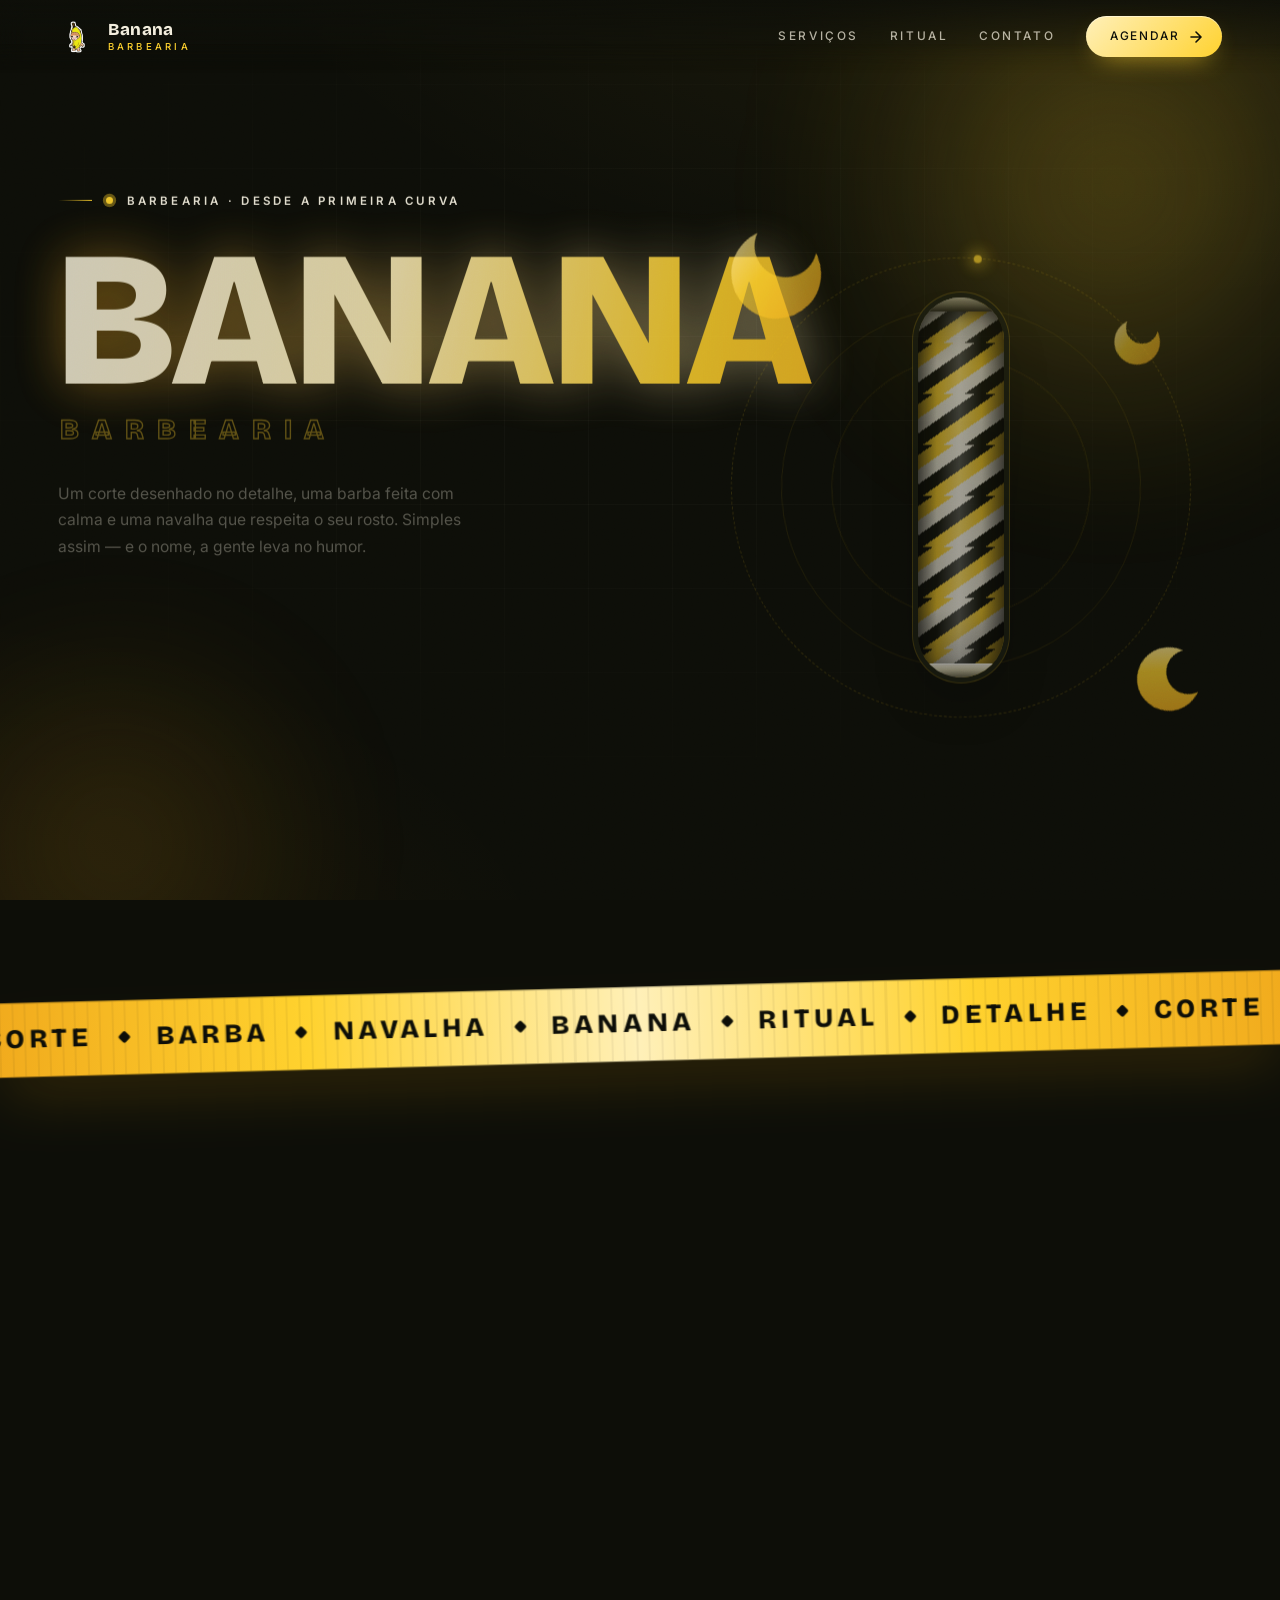
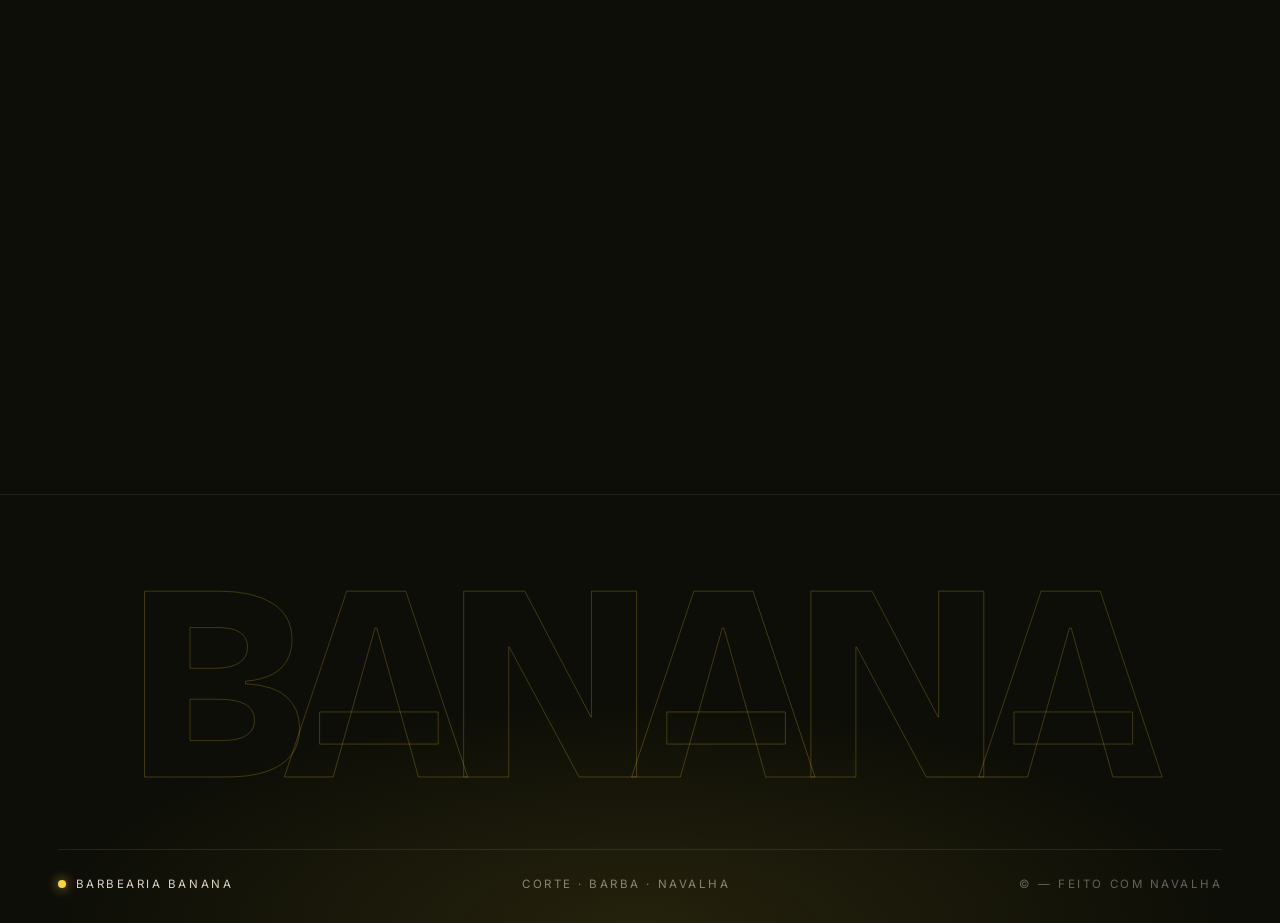
<file: Index.html>
<!DOCTYPE html>
<html lang="pt-BR">
<head>
  <meta charset="UTF-8">
  <meta name="viewport" content="width=device-width, initial-scale=1">
  <title>Banana Barbearia</title>
  <meta http-equiv="refresh" content="0; url=./public/index.html">
</head>
<body>
  <p>Abrindo o site...</p>
</body>
</html>
</file>
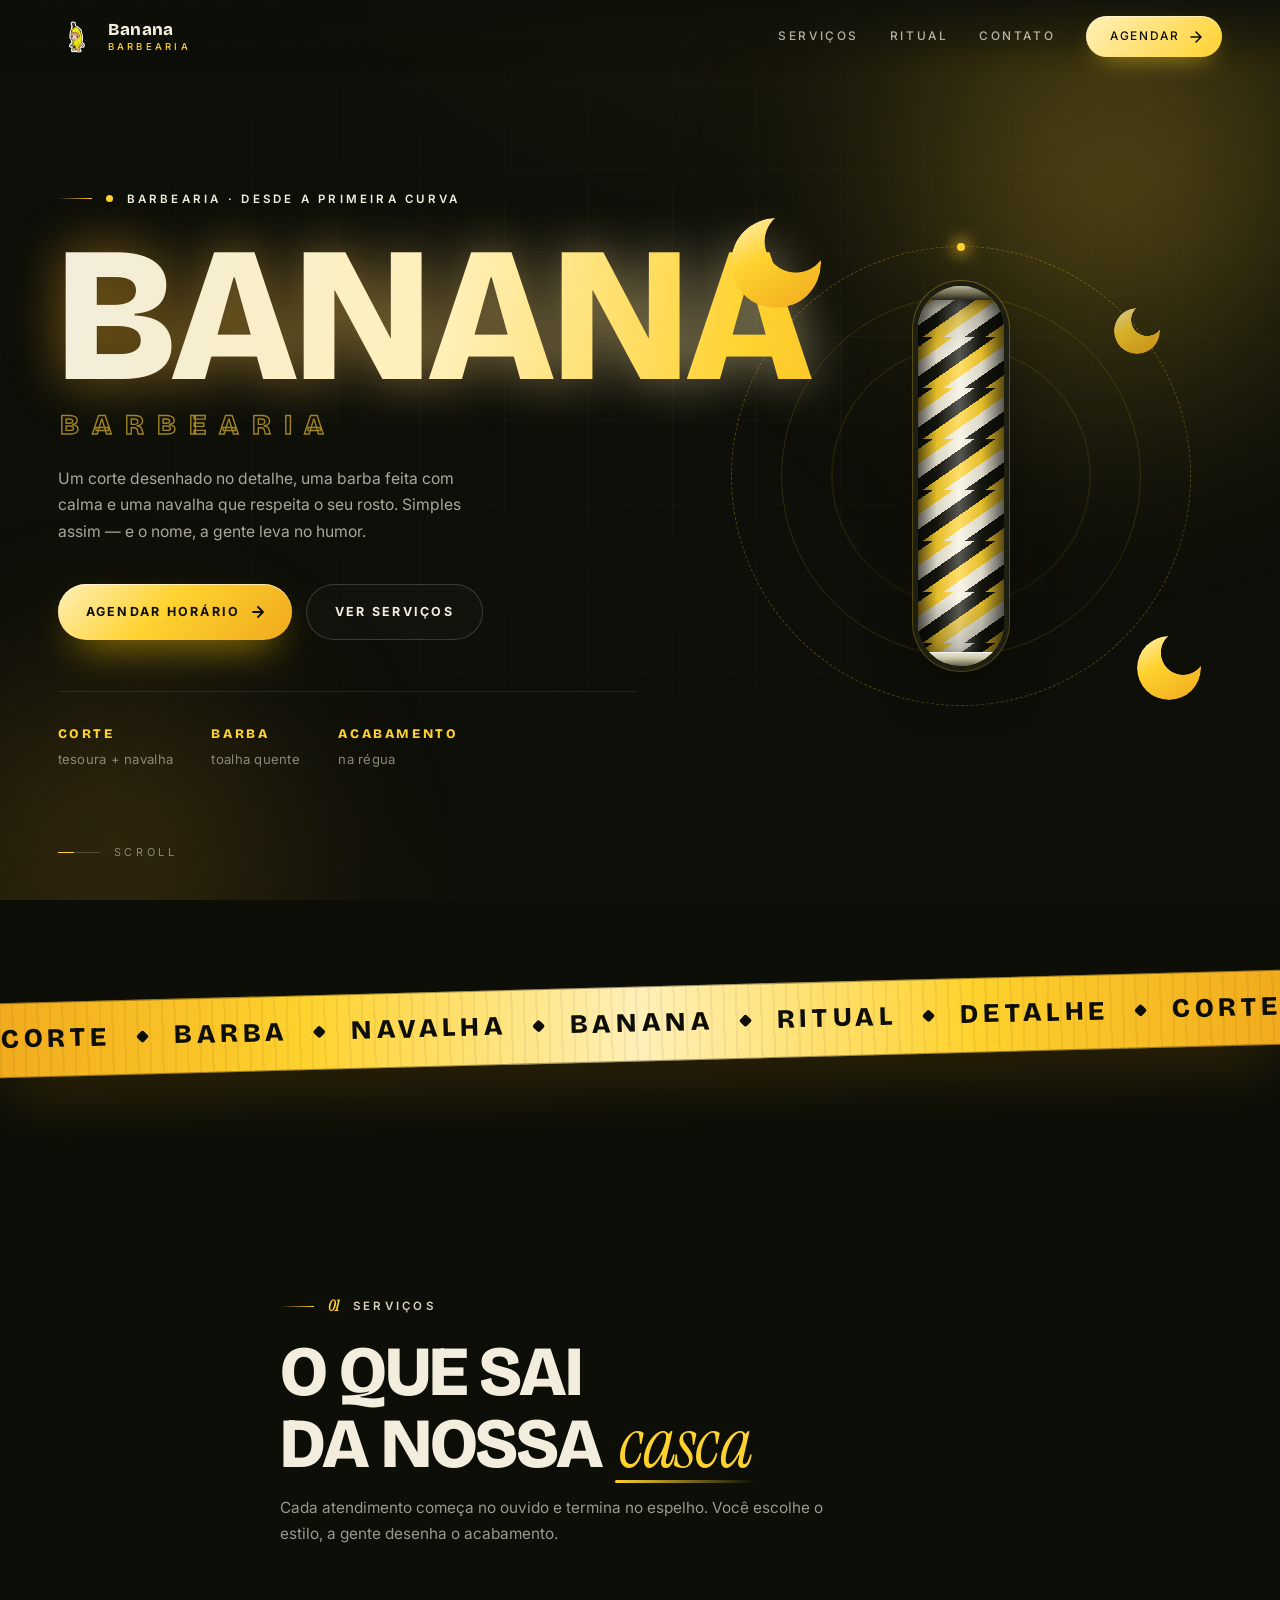
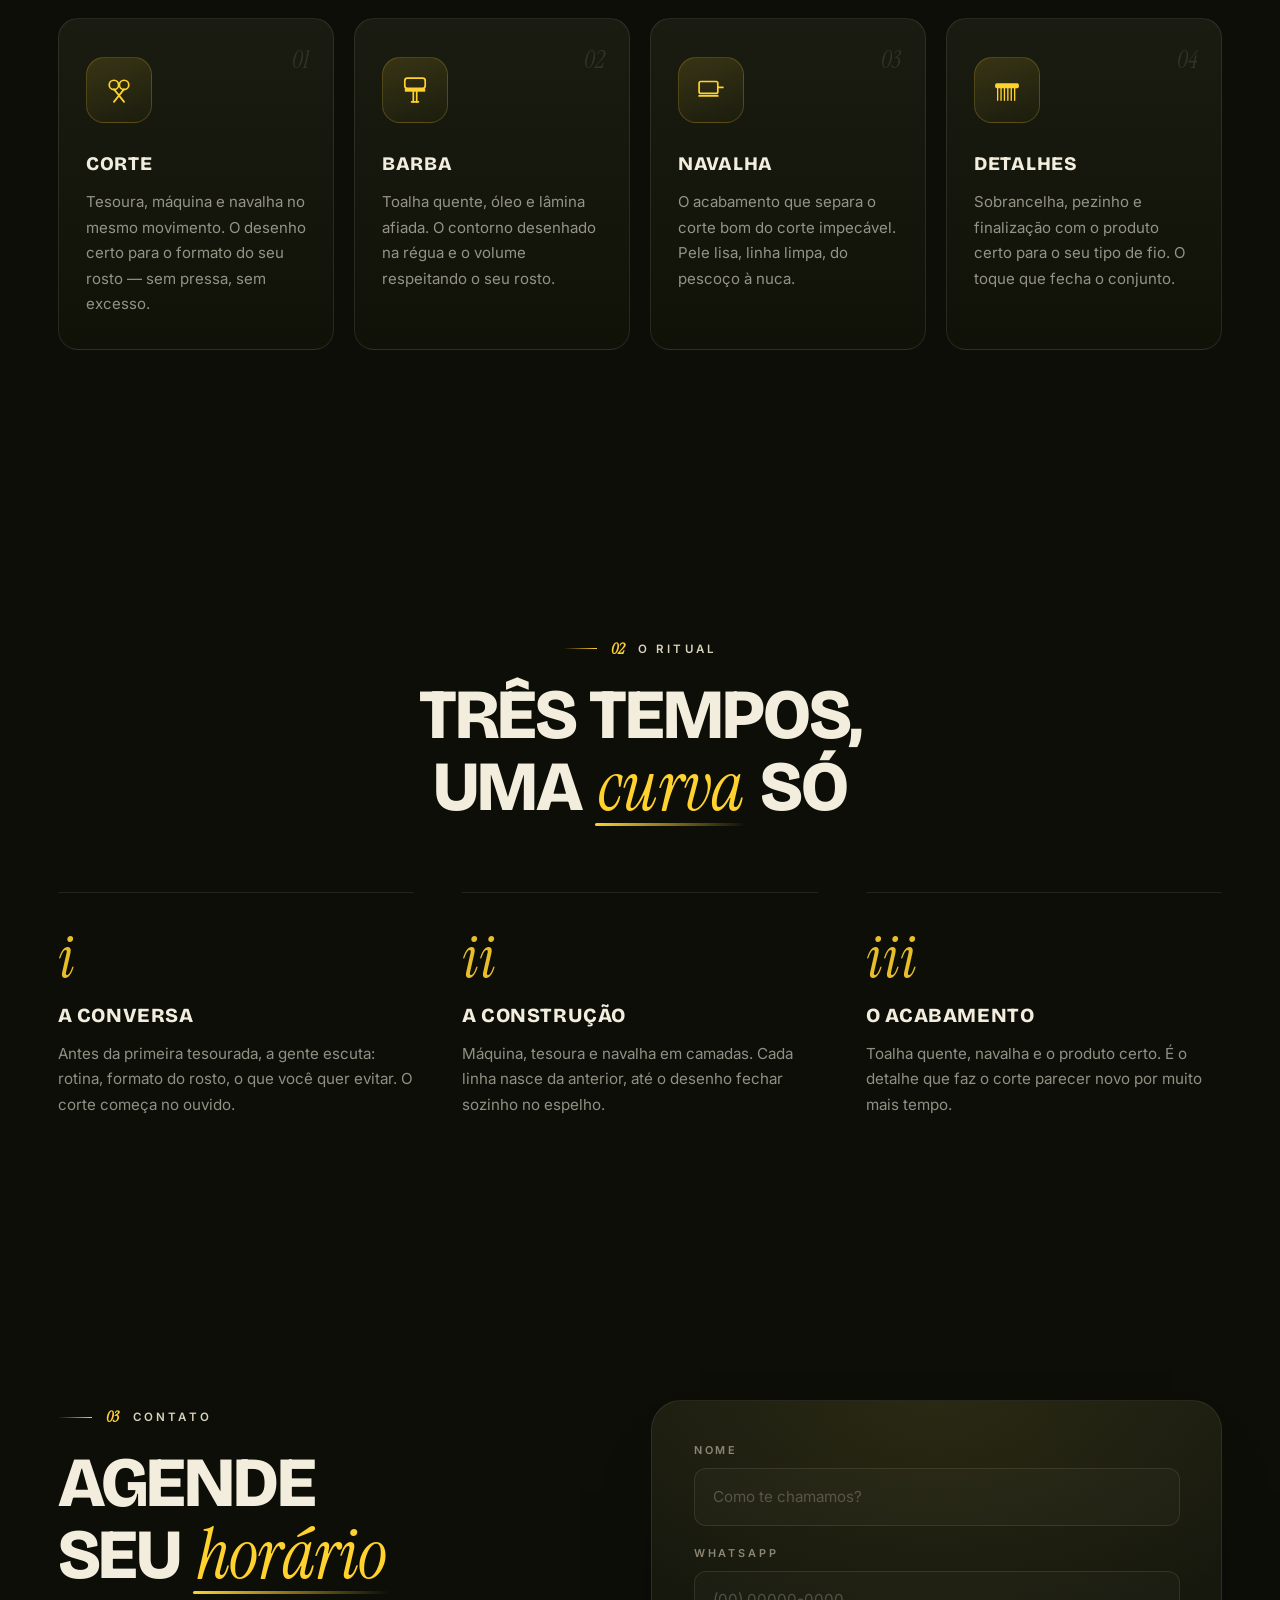
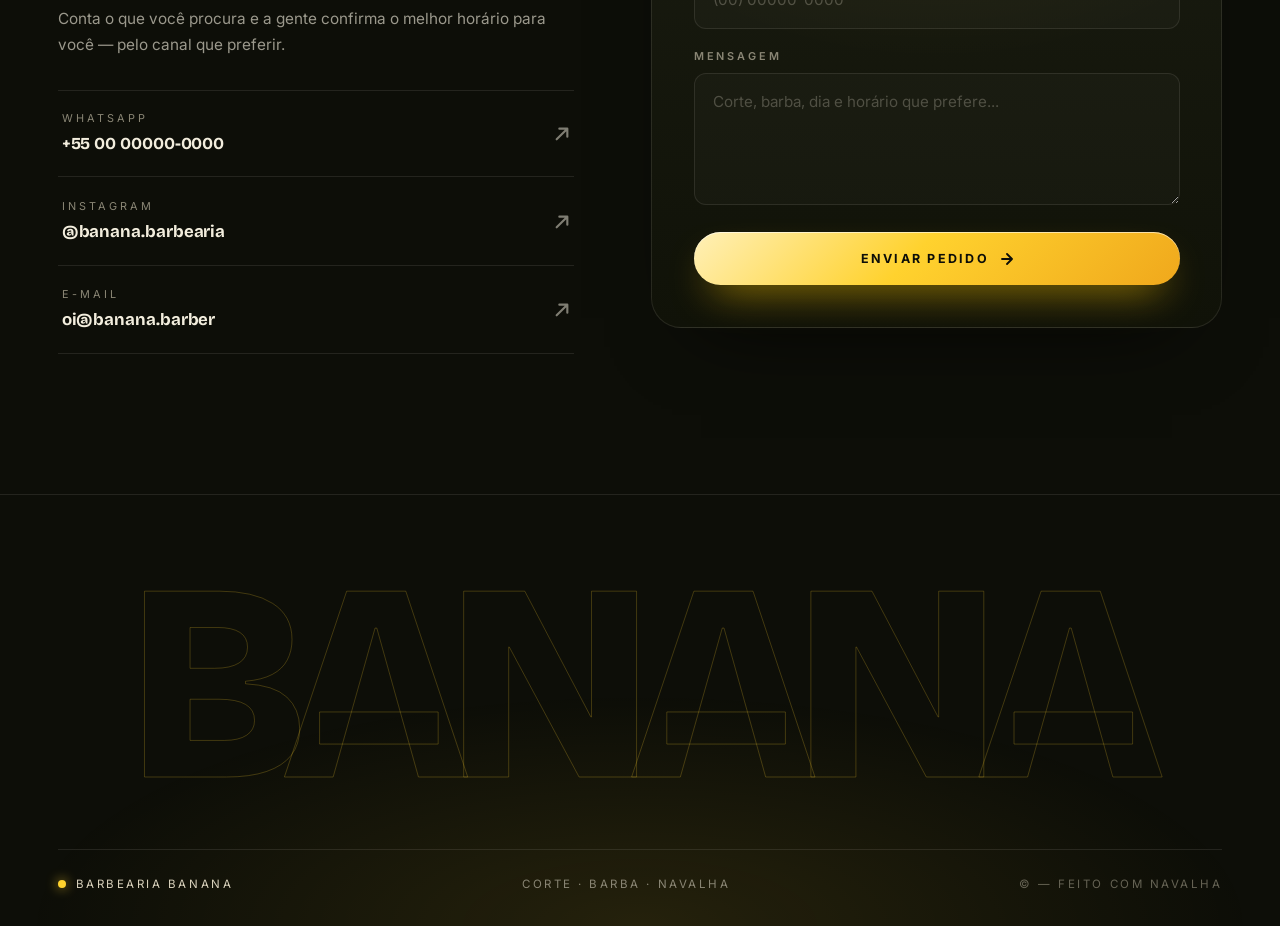
<file: public/index.html>
<!DOCTYPE html>
<html lang="pt-BR">
<head>
  <meta charset="UTF-8">
  <meta name="viewport" content="width=device-width, initial-scale=1">
  <meta name="theme-color" content="#0d0e08">
  <title>Banana · Barbearia</title>
  <meta name="description" content="Banana — barbearia. Corte, barba e navalha em um só ritual.">

  <link rel="icon" type="image/png" href="./assets/logo.png">

  <link rel="preconnect" href="https://fonts.googleapis.com">
  <link rel="preconnect" href="https://fonts.gstatic.com" crossorigin>
  <link rel="stylesheet"
        href="https://fonts.googleapis.com/css2?family=Bricolage+Grotesque:opsz,wght@12..96,500;12..96,700;12..96,800&family=Inter:wght@400;500;600&family=Instrument+Serif:ital@0;1&display=swap">
  <link rel="stylesheet" href="./style.css">
</head>

<body id="top">

  <div class="grain" aria-hidden="true"></div>

  <!-- ============================ HEADER ============================ -->
  <header class="header" id="header">
    <a class="brand" href="#top" aria-label="Banana Barbearia — início">
      <span class="brand__mark">
        <img src="./assets/logo.png" alt="Banana Barbearia" width="38" height="38">
      </span>
      <span class="brand__text">
        <strong>Banana</strong>
        <small>barbearia</small>
      </span>
    </a>

    <input class="nav-toggle" type="checkbox" id="nav-toggle" aria-hidden="true">
    <label class="burger" for="nav-toggle" aria-label="Abrir menu">
      <span></span><span></span><span></span>
    </label>

    <nav class="nav" aria-label="Navegação principal">
      <a href="#servicos">Serviços</a>
      <a href="#ritual">Ritual</a>
      <a href="#contato">Contato</a>
      <a href="#contato" class="nav__cta">
        <span>Agendar</span>
        <svg viewBox="0 0 12 12" aria-hidden="true"><path d="M1 6h9M6 1l5 5-5 5" fill="none" stroke="currentColor" stroke-width="1.6" stroke-linecap="round" stroke-linejoin="round"/></svg>
      </a>
    </nav>
  </header>

  <main>

    <!-- ============================ HERO ============================ -->
    <section class="hero">
      <div class="hero__bg" aria-hidden="true">
        <span class="hero__glow hero__glow--a"></span>
        <span class="hero__glow hero__glow--b"></span>
        <span class="hero__grid"></span>
      </div>

      <div class="hero__inner">

        <div class="hero__copy">
          <p class="eyebrow eyebrow--pulse">
            <span class="eyebrow__dot"></span>
            Barbearia · desde a primeira curva
          </p>

          <h1 class="hero__title">
            <span class="hero__word hero__word--fill">Banana</span>
            <span class="hero__word hero__word--stroke">Barbearia</span>
          </h1>

          <p class="hero__text">
            Um corte desenhado no detalhe, uma barba feita com calma e uma
            navalha que respeita o seu rosto. Simples assim — e o nome,
            a gente leva no humor.
          </p>

          <div class="hero__actions">
            <a class="btn btn--solid" href="#contato">
              <span>Agendar horário</span>
              <svg viewBox="0 0 12 12" aria-hidden="true"><path d="M1 6h9M6 1l5 5-5 5" fill="none" stroke="currentColor" stroke-width="1.8" stroke-linecap="round" stroke-linejoin="round"/></svg>
            </a>
            <a class="btn btn--ghost" href="#servicos">
              <span>Ver serviços</span>
            </a>
          </div>

          <dl class="hero__stats">
            <div>
              <dt>Corte</dt>
              <dd>tesoura + navalha</dd>
            </div>
            <div>
              <dt>Barba</dt>
              <dd>toalha quente</dd>
            </div>
            <div>
              <dt>Acabamento</dt>
              <dd>na régua</dd>
            </div>
          </dl>
        </div>

        <div class="hero__art" aria-hidden="true">

          <span class="ring ring--outer"></span>
          <span class="ring ring--mid"></span>
          <span class="ring ring--inner"></span>

          <div class="pole">
            <span class="pole__barber"></span>
            <span class="pole__sheen"></span>
            <span class="pole__cap pole__cap--t"></span>
            <span class="pole__cap pole__cap--b"></span>
            <span class="pole__base"></span>
          </div>

          <span class="banana banana--a"></span>
          <span class="banana banana--b"></span>
          <span class="banana banana--c"></span>

        </div>

      </div>

      <a class="scroll-hint" href="#servicos" aria-hidden="true">
        <span class="scroll-hint__line"></span>
        <span class="scroll-hint__label">scroll</span>
      </a>
    </section>

    <!-- ============================ MARQUEE ============================ -->
    <div class="marquee" aria-hidden="true">
      <div class="marquee__track">
        <div class="marquee__group">
          <span>Corte</span><i></i>
          <span>Barba</span><i></i>
          <span>Navalha</span><i></i>
          <span>Banana</span><i></i>
          <span>Ritual</span><i></i>
          <span>Detalhe</span><i></i>
        </div>
        <div class="marquee__group">
          <span>Corte</span><i></i>
          <span>Barba</span><i></i>
          <span>Navalha</span><i></i>
          <span>Banana</span><i></i>
          <span>Ritual</span><i></i>
          <span>Detalhe</span><i></i>
        </div>
      </div>
    </div>

    <!-- ============================ SERVIÇOS ============================ -->
    <section class="section services" id="servicos">
      <header class="section__head">
        <p class="eyebrow"><span class="eyebrow__num">01</span> Serviços</p>
        <h2 class="section__title">
          O que sai<br>
          da nossa <em>casca</em>
        </h2>
        <p class="section__lede">
          Cada atendimento começa no ouvido e termina no espelho. Você escolhe
          o estilo, a gente desenha o acabamento.
        </p>
      </header>

      <ul class="cards">
        <li class="card">
          <span class="card__num">01</span>
          <div class="card__icon">
            <svg viewBox="0 0 40 40" aria-hidden="true">
              <circle cx="14" cy="14" r="5.5" fill="none" stroke="currentColor" stroke-width="2"/>
              <circle cx="26" cy="14" r="5.5" fill="none" stroke="currentColor" stroke-width="2"/>
              <path d="M14 19 L 26 34 M 26 19 L 14 34" stroke="currentColor" stroke-width="2" stroke-linecap="round"/>
            </svg>
          </div>
          <h3>Corte</h3>
          <p>Tesoura, máquina e navalha no mesmo movimento. O desenho certo
             para o formato do seu rosto — sem pressa, sem excesso.</p>
          <span class="card__arrow" aria-hidden="true">→</span>
        </li>

        <li class="card">
          <span class="card__num">02</span>
          <div class="card__icon">
            <svg viewBox="0 0 40 40" aria-hidden="true">
              <rect x="8" y="6" width="24" height="12" rx="3" fill="none" stroke="currentColor" stroke-width="2"/>
              <rect x="8" y="18" width="24" height="4" fill="currentColor"/>
              <path d="M18 22 L 18 34 M 22 22 L 22 34" stroke="currentColor" stroke-width="2" stroke-linecap="round"/>
              <path d="M16 34 H 24" stroke="currentColor" stroke-width="2" stroke-linecap="round"/>
            </svg>
          </div>
          <h3>Barba</h3>
          <p>Toalha quente, óleo e lâmina afiada. O contorno desenhado na régua
             e o volume respeitando o seu rosto.</p>
          <span class="card__arrow" aria-hidden="true">→</span>
        </li>

        <li class="card">
          <span class="card__num">03</span>
          <div class="card__icon">
            <svg viewBox="0 0 40 40" aria-hidden="true">
              <rect x="6" y="10" width="22" height="14" rx="2" fill="none" stroke="currentColor" stroke-width="2"/>
              <path d="M28 17 L 34 17" stroke="currentColor" stroke-width="2" stroke-linecap="round"/>
              <path d="M6 27 H 28" stroke="currentColor" stroke-width="2" stroke-linecap="round"/>
            </svg>
          </div>
          <h3>Navalha</h3>
          <p>O acabamento que separa o corte bom do corte impecável. Pele lisa,
             linha limpa, do pescoço à nuca.</p>
          <span class="card__arrow" aria-hidden="true">→</span>
        </li>

        <li class="card">
          <span class="card__num">04</span>
          <div class="card__icon">
            <svg viewBox="0 0 40 40" aria-hidden="true">
              <rect x="6" y="12" width="28" height="6" rx="2" fill="currentColor"/>
              <path d="M9 18 V 32 M 13 18 V 32 M 17 18 V 32 M 21 18 V 32 M 25 18 V 32 M 29 18 V 32"
                    stroke="currentColor" stroke-width="1.6" stroke-linecap="round"/>
            </svg>
          </div>
          <h3>Detalhes</h3>
          <p>Sobrancelha, pezinho e finalização com o produto certo para o seu
             tipo de fio. O toque que fecha o conjunto.</p>
          <span class="card__arrow" aria-hidden="true">→</span>
        </li>
      </ul>
    </section>

    <!-- ============================ RITUAL ============================ -->
    <section class="section ritual" id="ritual">
      <header class="section__head section__head--center">
        <p class="eyebrow"><span class="eyebrow__num">02</span> O ritual</p>
        <h2 class="section__title">
          Três tempos,<br>
          uma <em>curva</em> só
        </h2>
      </header>

      <ol class="steps">
        <li class="step">
          <span class="step__num">i</span>
          <h3>A conversa</h3>
          <p>Antes da primeira tesourada, a gente escuta: rotina, formato do
             rosto, o que você quer evitar. O corte começa no ouvido.</p>
        </li>
        <li class="step">
          <span class="step__num">ii</span>
          <h3>A construção</h3>
          <p>Máquina, tesoura e navalha em camadas. Cada linha nasce da
             anterior, até o desenho fechar sozinho no espelho.</p>
        </li>
        <li class="step">
          <span class="step__num">iii</span>
          <h3>O acabamento</h3>
          <p>Toalha quente, navalha e o produto certo. É o detalhe que faz o
             corte parecer novo por muito mais tempo.</p>
        </li>
      </ol>
    </section>

    <!-- ============================ CONTATO ============================ -->
    <section class="section contact" id="contato">
      <div class="contact__grid">

        <div class="contact__intro">
          <p class="eyebrow"><span class="eyebrow__num">03</span> Contato</p>
          <h2 class="section__title">
            Agende<br>
            seu <em>horário</em>
          </h2>
          <p class="section__lede">
            Conta o que você procura e a gente confirma o melhor horário para
            você — pelo canal que preferir.
          </p>

          <ul class="contact__links">
            <li>
              <a href="#">
                <span class="contact__links-label">WhatsApp</span>
                <span class="contact__links-value">+55 00 00000-0000</span>
                <svg viewBox="0 0 12 12" aria-hidden="true"><path d="M2 10 L 10 2 M 4 2 H 10 V 8" fill="none" stroke="currentColor" stroke-width="1.6" stroke-linecap="round" stroke-linejoin="round"/></svg>
              </a>
            </li>
            <li>
              <a href="#">
                <span class="contact__links-label">Instagram</span>
                <span class="contact__links-value">@banana.barbearia</span>
                <svg viewBox="0 0 12 12" aria-hidden="true"><path d="M2 10 L 10 2 M 4 2 H 10 V 8" fill="none" stroke="currentColor" stroke-width="1.6" stroke-linecap="round" stroke-linejoin="round"/></svg>
              </a>
            </li>
            <li>
              <a href="#">
                <span class="contact__links-label">E-mail</span>
                <span class="contact__links-value">oi@banana.barber</span>
                <svg viewBox="0 0 12 12" aria-hidden="true"><path d="M2 10 L 10 2 M 4 2 H 10 V 8" fill="none" stroke="currentColor" stroke-width="1.6" stroke-linecap="round" stroke-linejoin="round"/></svg>
              </a>
            </li>
          </ul>
        </div>

        <form class="form" action="#" method="post" autocomplete="on">
          <div class="field">
            <label for="nome">Nome</label>
            <input id="nome" name="nome" type="text" placeholder="Como te chamamos?" required>
          </div>

          <div class="field">
            <label for="fone">WhatsApp</label>
            <input id="fone" name="telefone" type="tel" placeholder="(00) 00000-0000" required>
          </div>

          <div class="field">
            <label for="msg">Mensagem</label>
            <textarea id="msg" name="mensagem" rows="4"
                      placeholder="Corte, barba, dia e horário que prefere..."></textarea>
          </div>

          <button class="btn btn--solid btn--wide" type="submit">
            <span>Enviar pedido</span>
            <svg viewBox="0 0 12 12" aria-hidden="true"><path d="M1 6h9M6 1l5 5-5 5" fill="none" stroke="currentColor" stroke-width="1.8" stroke-linecap="round" stroke-linejoin="round"/></svg>
          </button>
        </form>

      </div>
    </section>

  </main>

  <!-- ============================ FOOTER ============================ -->
  <footer class="footer">
    <div class="footer__word" aria-hidden="true">Banana</div>
    <div class="footer__base">
      <span class="footer__base-left">
        <span class="footer__dot" aria-hidden="true"></span>
        Barbearia Banana
      </span>
      <span class="footer__base-mid">Corte · Barba · Navalha</span>
      <span class="footer__base-right">© <span id="year"></span> — feito com navalha</span>
    </div>
  </footer>

</body>
</html>
</file>
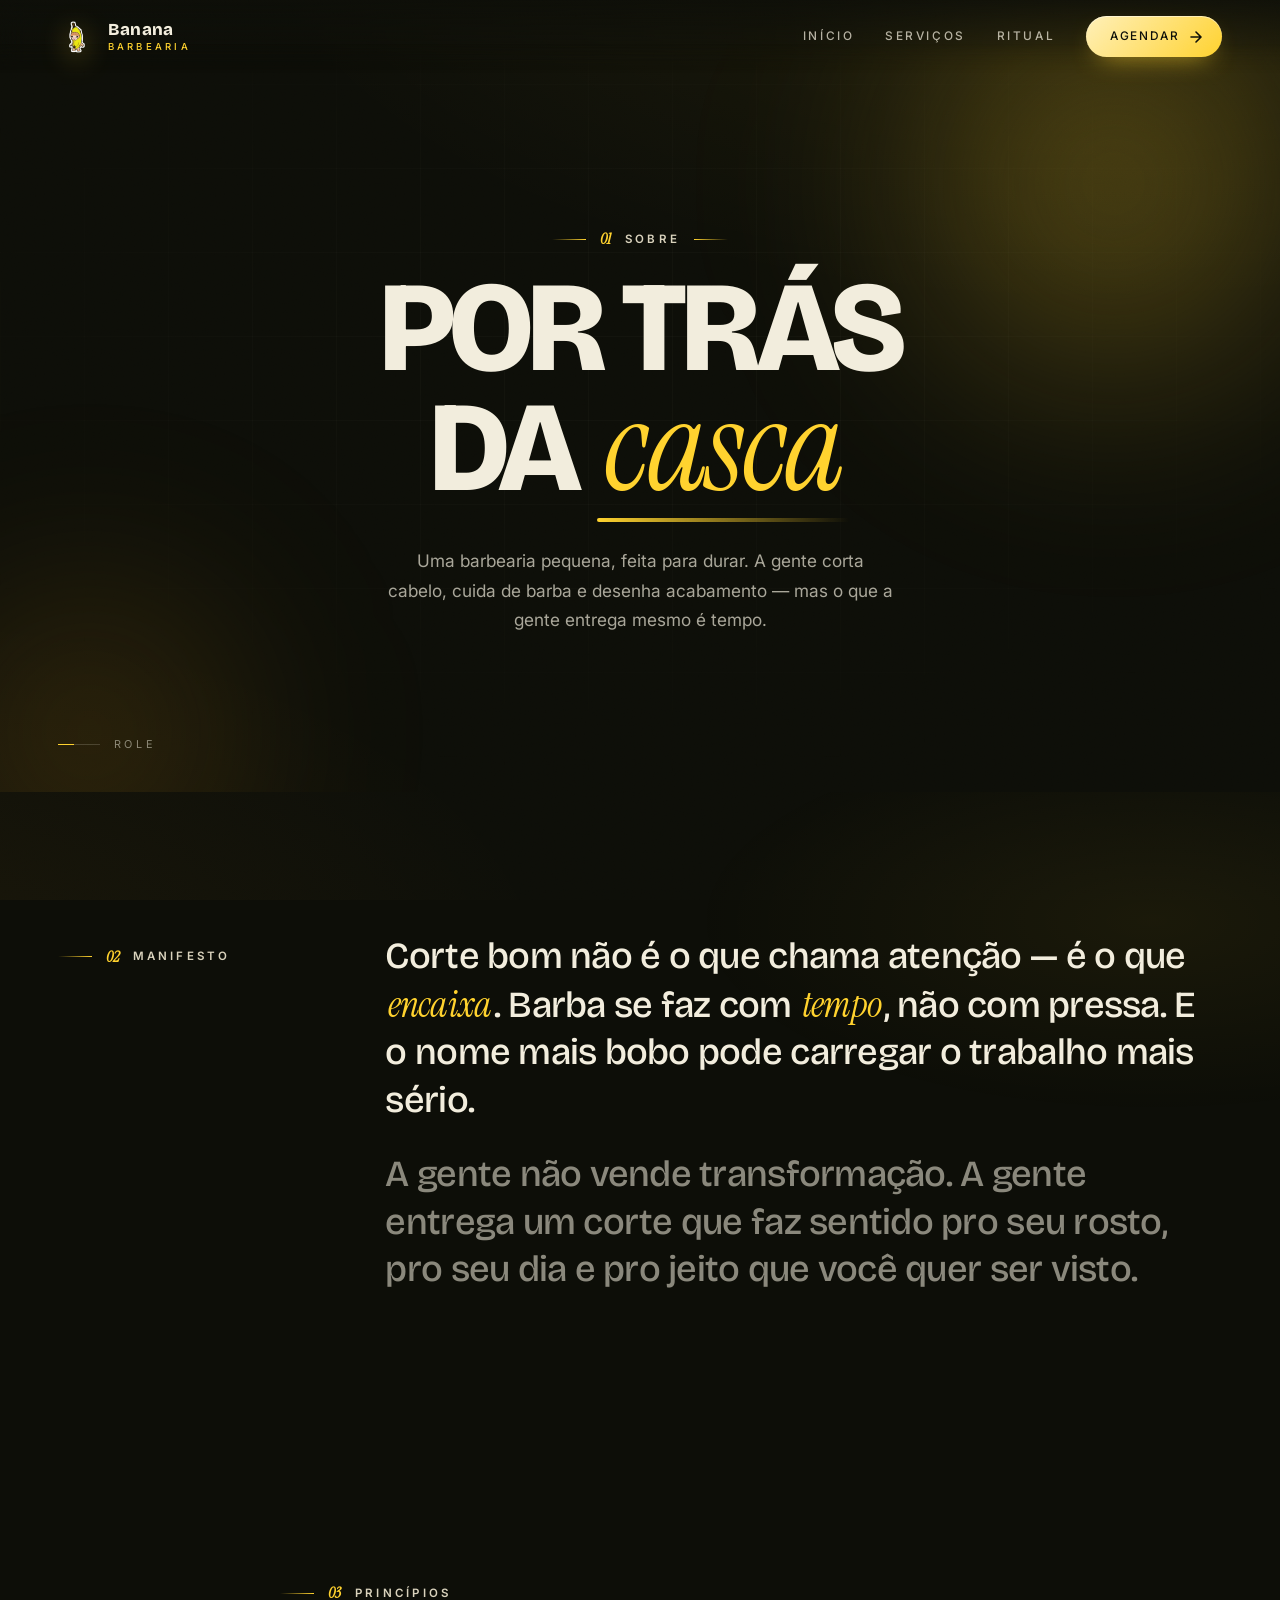
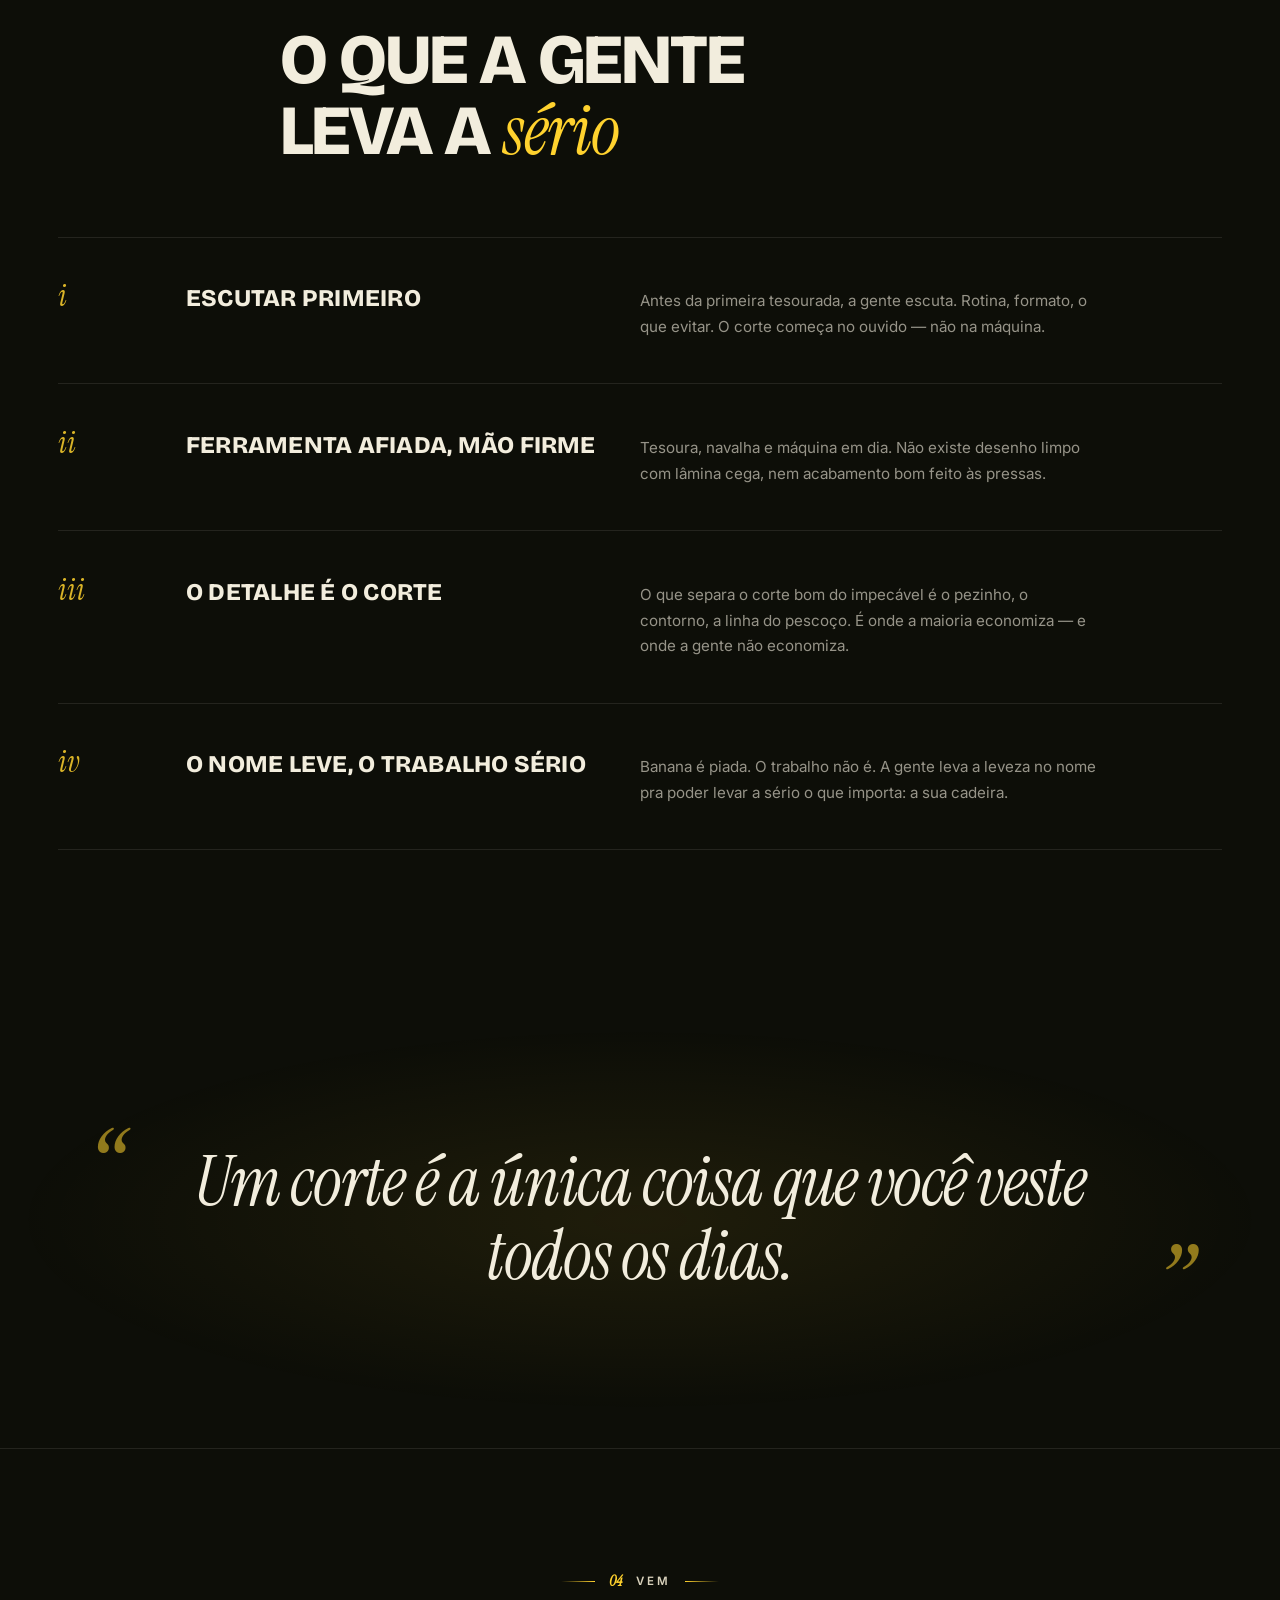
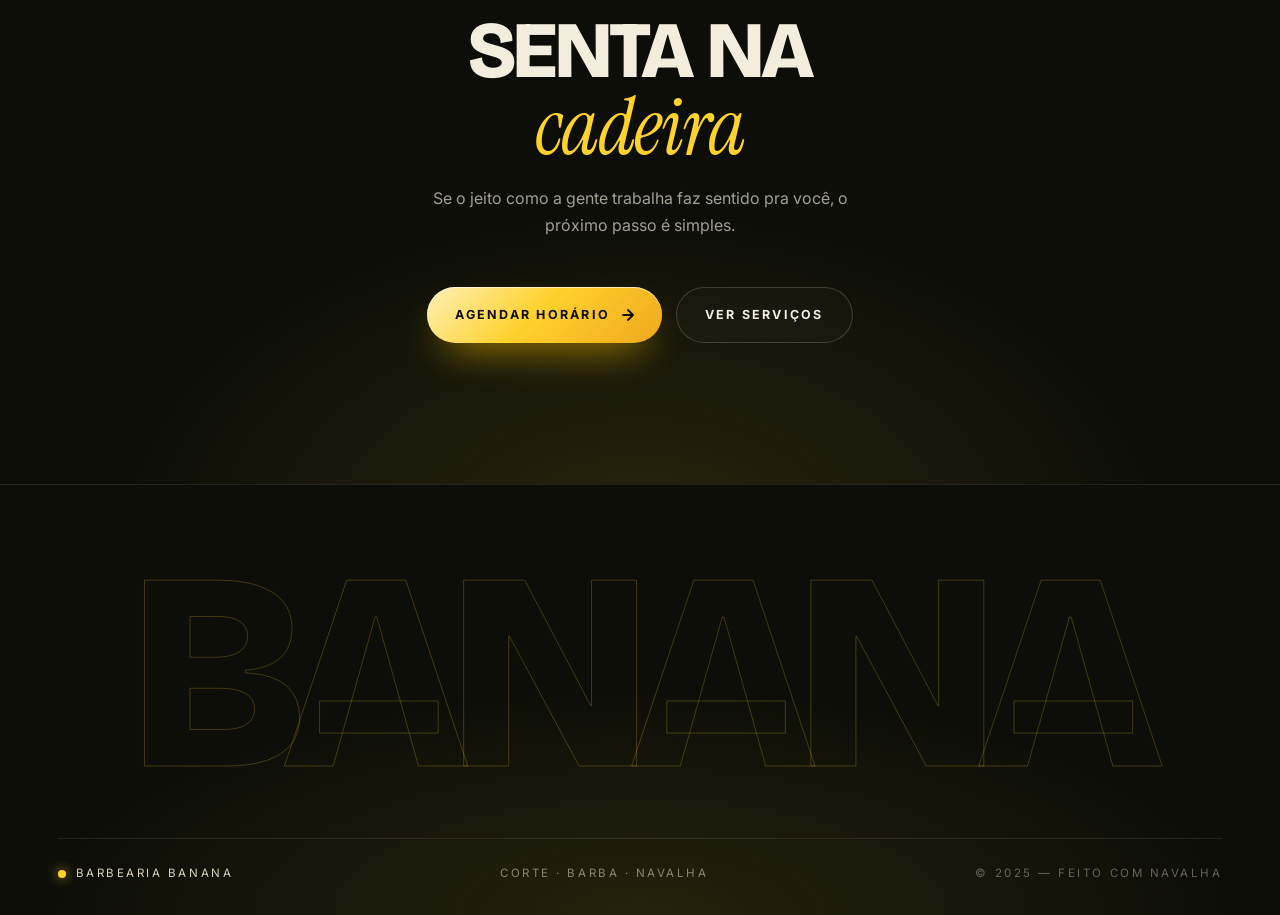
<file: public/sobre.html>
<!DOCTYPE html>
<html lang="pt-BR">
<head>
  <meta charset="UTF-8">
  <meta name="viewport" content="width=device-width, initial-scale=1">
  <meta name="theme-color" content="#0d0e08">
  <title>Sobre · Banana Barbearia</title>
  <meta name="description" content="A casa por trás da casca — quem somos, no que acreditamos e como trabalhamos.">

  <link rel="icon" type="image/png" href="/public/assets/logo.png">

  <link rel="preconnect" href="https://fonts.googleapis.com">
  <link rel="preconnect" href="https://fonts.gstatic.com" crossorigin>
  <link rel="stylesheet"
        href="https://fonts.googleapis.com/css2?family=Bricolage+Grotesque:opsz,wght@12..96,500;12..96,700;12..96,800&family=Inter:wght@400;500;600&family=Instrument+Serif:ital@0;1&display=swap">
  <link rel="stylesheet" href="/public/sobre.css">
</head>

<body id="top">

  <div class="grain" aria-hidden="true"></div>

  <!-- ============================ HEADER ============================ -->
  <header class="header">
    <a class="brand" href="/" aria-label="Banana Barbearia — início">
      <span class="brand__mark">
        <img src="/public/assets/logo.png" alt="Banana Barbearia" width="38" height="38">
      </span>
      <span class="brand__text">
        <strong>Banana</strong>
        <small>barbearia</small>
      </span>
    </a>

    <input class="nav-toggle" type="checkbox" id="nav-toggle" aria-hidden="true">
    <label class="burger" for="nav-toggle" aria-label="Abrir menu">
      <span></span><span></span><span></span>
    </label>

    <nav class="nav" aria-label="Navegação principal">
      <a href="/">Início</a>
      <a href="/#servicos">Serviços</a>
      <a href="/#ritual">Ritual</a>
      <a href="/#contato" class="nav__cta">
        <span>Agendar</span>
        <svg viewBox="0 0 12 12" aria-hidden="true"><path d="M1 6h9M6 1l5 5-5 5" fill="none" stroke="currentColor" stroke-width="1.6" stroke-linecap="round" stroke-linejoin="round"/></svg>
      </a>
    </nav>
  </header>

  <main>

    <!-- ============================ HERO ============================ -->
    <section class="hero">
      <div class="hero__bg" aria-hidden="true">
        <span class="hero__glow hero__glow--a"></span>
        <span class="hero__glow hero__glow--b"></span>
        <span class="hero__grid"></span>
      </div>

      <div class="hero__inner">
        <p class="eyebrow eyebrow--center">
          <span class="eyebrow__num">01</span> Sobre
        </p>

        <h1 class="hero__title">
          Por trás<br>
          da <em>casca</em>
        </h1>

        <p class="hero__lede">
          Uma barbearia pequena, feita para durar. A gente corta cabelo,
          cuida de barba e desenha acabamento — mas o que a gente entrega
          mesmo é tempo.
        </p>
      </div>

      <a class="scroll-hint" href="#manifesto" aria-hidden="true">
        <span class="scroll-hint__line"></span>
        <span class="scroll-hint__label">role</span>
      </a>
    </section>

    <!-- ============================ MANIFESTO ============================ -->
    <section class="section manifesto" id="manifesto">
      <div class="manifesto__grid">
        <header class="manifesto__head">
          <p class="eyebrow"><span class="eyebrow__num">02</span> Manifesto</p>
        </header>

        <div class="manifesto__text reveal">
          <p>
            Corte bom não é o que chama atenção — é o que <em>encaixa</em>.
            Barba se faz com <em>tempo</em>, não com pressa. E o nome mais
            bobo pode carregar o trabalho mais sério.
          </p>
          <p>
            A gente não vende transformação. A gente entrega um corte que
            faz sentido pro seu rosto, pro seu dia e pro jeito que você
            quer ser visto.
          </p>
        </div>
      </div>
    </section>

    <!-- ============================ PRINCÍPIOS ============================ -->
    <section class="section principles-section">
      <header class="section__head">
        <p class="eyebrow"><span class="eyebrow__num">03</span> Princípios</p>
        <h2 class="section__title">
          O que a gente<br>
          leva a <em>sério</em>
        </h2>
      </header>

      <ol class="principles">
        <li class="reveal">
          <span class="principles__num">i</span>
          <h3>Escutar primeiro</h3>
          <p>Antes da primeira tesourada, a gente escuta. Rotina, formato,
             o que evitar. O corte começa no ouvido — não na máquina.</p>
        </li>

        <li class="reveal">
          <span class="principles__num">ii</span>
          <h3>Ferramenta afiada, mão firme</h3>
          <p>Tesoura, navalha e máquina em dia. Não existe desenho limpo
             com lâmina cega, nem acabamento bom feito às pressas.</p>
        </li>

        <li class="reveal">
          <span class="principles__num">iii</span>
          <h3>O detalhe é o corte</h3>
          <p>O que separa o corte bom do impecável é o pezinho, o contorno,
             a linha do pescoço. É onde a maioria economiza — e onde a
             gente não economiza.</p>
        </li>

        <li class="reveal">
          <span class="principles__num">iv</span>
          <h3>O nome leve, o trabalho sério</h3>
          <p>Banana é piada. O trabalho não é. A gente leva a leveza no
             nome pra poder levar a sério o que importa: a sua cadeira.</p>
        </li>
      </ol>
    </section>

    <!-- ============================ CITAÇÃO ============================ -->
    <section class="quote-section">
      <blockquote class="quote reveal">
        <p class="quote__text">
          <span class="quote__mark" aria-hidden="true">“</span>
          Um corte é a única coisa que você veste todos os dias.
          <span class="quote__mark quote__mark--close" aria-hidden="true">”</span>
        </p>
      </blockquote>
    </section>

    <!-- ============================ CTA ============================ -->
    <section class="cta-section">
      <div class="cta">
        <p class="eyebrow eyebrow--center"><span class="eyebrow__num">04</span> Vem</p>
        <h2 class="cta__title">
          Senta na<br>
          <em>cadeira</em>
        </h2>
        <p class="cta__lede">
          Se o jeito como a gente trabalha faz sentido pra você,
          o próximo passo é simples.
        </p>
        <div class="cta__actions">
          <a class="btn btn--solid" href="/#contato">
            <span>Agendar horário</span>
            <svg viewBox="0 0 12 12" aria-hidden="true"><path d="M1 6h9M6 1l5 5-5 5" fill="none" stroke="currentColor" stroke-width="1.8" stroke-linecap="round" stroke-linejoin="round"/></svg>
          </a>
          <a class="btn btn--ghost" href="/#servicos">
            <span>Ver serviços</span>
          </a>
        </div>
      </div>
    </section>

  </main>

  <!-- ============================ FOOTER ============================ -->
  <footer class="footer">
    <div class="footer__word" aria-hidden="true">Banana</div>
    <div class="footer__base">
      <span class="footer__base-left">
        <span class="footer__dot" aria-hidden="true"></span>
        Barbearia Banana
      </span>
      <span class="footer__base-mid">Corte · Barba · Navalha</span>
      <span class="footer__base-right">© 2025 — feito com navalha</span>
    </div>
  </footer>

</body>
</html>
</file>
<file: public/style.css>
/* =============================================================================
   BANANA · BARBEARIA
   Folha de estilo — HTML + CSS puros, sem JavaScript.
   ============================================================================= */

/* =============================================================================
   1. TOKENS
   ============================================================================= */
:root {
  /* --- cor ---------------------------------------------------------------- */
  --c-bg: #0d0e08;
  --c-bg-2: #14160c;
  --c-surface: #1a1c11;
  --c-surface-2: #212415;
  --c-cream: #F2EDDD;
  --c-cream-2: #D9D2BC;
  --c-muted: #8A8675;
  --c-line: rgba(242, 237, 221, .10);
  --c-line-2: rgba(242, 237, 221, .18);

  --c-yellow: #FFD22E;
  --c-yellow-2: #F0A81C;
  --c-yellow-3: #FFF0B8;
  --c-ink: #0d0e08;

  /* --- tipografia --------------------------------------------------------- */
  --ff-display: 'Bricolage Grotesque', 'Archivo Black', Impact, sans-serif;
  --ff-body: 'Inter', system-ui, -apple-system, 'Segoe UI', Roboto, sans-serif;
  --ff-serif: 'Instrument Serif', 'Times New Roman', serif;

  /* --- espaço ------------------------------------------------------------- */
  --pad-x: clamp(1.25rem, 4.5vw, 4.5rem);
  --section-y: clamp(5rem, 11vw, 10rem);
  --max: 1480px;

  /* --- forma -------------------------------------------------------------- */
  --r-sm: 12px;
  --r-md: 20px;
  --r-lg: 30px;
  --r-pill: 999px;

  /* --- motion ------------------------------------------------------------- */
  --ease-out: cubic-bezier(.16, 1, .3, 1);
  --ease-smooth: cubic-bezier(.65, 0, .35, 1);
  --ease-bounce: cubic-bezier(.34, 1.56, .64, 1);
}

/* =============================================================================
     2. RESET / BASE
     ============================================================================= */
*,
*::before,
*::after {
  box-sizing: border-box;
  margin: 0;
  padding: 0;
}

html {
  scroll-behavior: smooth;
  -webkit-text-size-adjust: 100%;
}

html,
body {
  overflow-x: clip;
}

body {
  position: relative;
  background: var(--c-bg);
  color: var(--c-cream);
  font-family: var(--ff-body);
  font-size: 16px;
  line-height: 1.6;
  -webkit-font-smoothing: antialiased;
  -moz-osx-font-smoothing: grayscale;
}

body::before {
  content: '';
  position: fixed;
  inset: 0;
  z-index: -2;
  pointer-events: none;
  background:
    radial-gradient(120% 80% at 85% -10%, rgba(255, 210, 46, .07), transparent 55%),
    radial-gradient(90% 70% at -10% 110%, rgba(240, 168, 28, .06), transparent 60%),
    var(--c-bg);
}

ul,
ol {
  list-style: none;
}

a {
  color: inherit;
  text-decoration: none;
}

img,
svg {
  display: block;
  max-width: 100%;
}

button,
input,
textarea {
  font: inherit;
  color: inherit;
  border: none;
  background: none;
}

textarea {
  resize: vertical;
}

::selection {
  background: var(--c-yellow);
  color: var(--c-ink);
}

:focus-visible {
  outline: 2px solid var(--c-yellow);
  outline-offset: 3px;
  border-radius: 6px;
}

/* --- grain overlay --------------------------------------------------------- */
.grain {
  position: fixed;
  inset: 0;
  z-index: 9999;
  pointer-events: none;
  opacity: .055;
  mix-blend-mode: overlay;
  background-image: url("data:image/svg+xml;utf8,\
  <svg xmlns='http://www.w3.org/2000/svg' width='180' height='180'>\
  <filter id='n'><feTurbulence type='fractalNoise' baseFrequency='.9' numOctaves='2' stitchTiles='stitch'/></filter>\
  <rect width='100%' height='100%' filter='url(%23n)'/></svg>");
}

/* --- scrollbar ------------------------------------------------------------- */
::-webkit-scrollbar {
  width: 10px;
  height: 10px;
}

::-webkit-scrollbar-track {
  background: #0a0b06;
}

::-webkit-scrollbar-thumb {
  background: linear-gradient(180deg, var(--c-yellow), var(--c-yellow-2));
  border-radius: 20px;
  border: 2px solid #0a0b06;
}

/* =============================================================================
     3. TIPOGRAFIA UTILITÁRIA
     ============================================================================= */
.eyebrow {
  display: inline-flex;
  align-items: center;
  gap: 14px;
  font-size: .72rem;
  font-weight: 600;
  letter-spacing: .28em;
  text-transform: uppercase;
  color: var(--c-cream-2);
  margin-bottom: 22px;
}

.eyebrow::before {
  content: '';
  width: 34px;
  height: 1px;
  background: linear-gradient(90deg, transparent, var(--c-yellow));
  flex: none;
}

.eyebrow--pulse {
  color: var(--c-cream);
}

.eyebrow__dot {
  width: 7px;
  height: 7px;
  border-radius: 50%;
  background: var(--c-yellow);
  flex: none;
  box-shadow: 0 0 0 0 rgba(255, 210, 46, .55);
  animation: pulseDot 2.4s ease-out infinite;
}

.eyebrow__num {
  font-family: var(--ff-serif);
  font-style: italic;
  font-size: 1rem;
  color: var(--c-yellow);
  letter-spacing: 0;
  line-height: 1;
}

@keyframes pulseDot {
  0% {
    box-shadow: 0 0 0 0 rgba(255, 210, 46, .55);
  }

  70% {
    box-shadow: 0 0 0 12px rgba(255, 210, 46, 0);
  }

  100% {
    box-shadow: 0 0 0 0 rgba(255, 210, 46, 0);
  }
}

/* =============================================================================
     4. HEADER
     ============================================================================= */
.header {
  position: fixed;
  inset: 0 0 auto 0;
  z-index: 100;
  display: flex;
  align-items: center;
  justify-content: space-between;
  gap: 1rem;
  padding: 1rem var(--pad-x);
  transition: padding .4s var(--ease-out), background .4s var(--ease-out);
}

.header::before {
  content: '';
  position: absolute;
  inset: 0;
  z-index: -1;
  background: linear-gradient(to bottom, rgba(13, 14, 8, .85), rgba(13, 14, 8, 0));
  -webkit-backdrop-filter: blur(14px);
  backdrop-filter: blur(14px);
  -webkit-mask-image: linear-gradient(to bottom, #000 60%, transparent);
  mask-image: linear-gradient(to bottom, #000 60%, transparent);
  pointer-events: none;
}

/* --- brand ---------------------------------------------------------------- */
.brand {
  display: inline-flex;
  align-items: center;
  gap: 12px;
  flex: none;
}

.brand__mark {
  display: grid;
  place-items: center;
  width: 38px;
  height: 38px;
  flex: none;
  transition: transform .7s var(--ease-bounce);
}

.brand__mark svg {
  width: 100%;
  height: 100%;
  filter: drop-shadow(0 6px 14px rgba(255, 210, 46, .35));
}

.brand:hover .brand__mark {
  transform: rotate(-14deg) scale(1.06);
}

.brand__text {
  display: grid;
  line-height: 1;
  gap: 3px;
}

.brand__text strong {
  font-family: var(--ff-display);
  font-weight: 800;
  font-size: 1.05rem;
  letter-spacing: .02em;
  color: var(--c-cream);
}

.brand__text small {
  font-size: .6rem;
  font-weight: 500;
  letter-spacing: .34em;
  text-transform: uppercase;
  color: var(--c-yellow);
}

/* --- nav ------------------------------------------------------------------ */
.nav {
  display: flex;
  align-items: center;
  gap: clamp(1rem, 2.4vw, 2.4rem);
}

.nav a {
  position: relative;
  font-size: .74rem;
  font-weight: 500;
  letter-spacing: .22em;
  text-transform: uppercase;
  color: rgba(242, 237, 221, .72);
  padding: .35rem 0;
  transition: color .3s var(--ease-out);
}

.nav a::after {
  content: '';
  position: absolute;
  left: 0;
  right: 0;
  bottom: 0;
  height: 1px;
  background: var(--c-yellow);
  transform: scaleX(0);
  transform-origin: right center;
  transition: transform .5s var(--ease-out);
}

.nav a:hover {
  color: var(--c-cream);
}

.nav a:hover::after {
  transform: scaleX(1);
  transform-origin: left center;
}

.nav__cta {
  display: inline-flex;
  align-items: center;
  gap: 10px;
  padding: .7rem 1.3rem .7rem 1.5rem !important;
  border-radius: var(--r-pill);
  background: linear-gradient(135deg, var(--c-yellow-3), var(--c-yellow));
  color: var(--c-ink) !important;
  font-weight: 700;
  letter-spacing: .14em !important;
  box-shadow:
    0 10px 26px -12px rgba(255, 210, 46, .8),
    inset 0 1px 0 rgba(255, 255, 255, .5);
  transition: transform .4s var(--ease-out), box-shadow .4s var(--ease-out);
}

.nav__cta::after {
  display: none;
}

.nav__cta svg {
  width: 12px;
  height: 12px;
  transition: transform .4s var(--ease-out);
}

.nav__cta:hover {
  transform: translateY(-2px);
  box-shadow:
    0 16px 34px -12px rgba(255, 210, 46, 1),
    inset 0 1px 0 rgba(255, 255, 255, .5);
}

.nav__cta:hover svg {
  transform: translateX(4px);
}

/* --- burger --------------------------------------------------------------- */
.nav-toggle {
  position: absolute;
  opacity: 0;
  pointer-events: none;
}

.burger {
  display: none;
  flex-direction: column;
  justify-content: center;
  gap: 6px;
  width: 44px;
  height: 44px;
  cursor: pointer;
  position: relative;
  z-index: 120;
}

.burger span {
  display: block;
  width: 24px;
  height: 1.6px;
  margin-inline: auto;
  background: var(--c-yellow);
  border-radius: 4px;
  transition: transform .5s var(--ease-out), opacity .3s, width .3s;
}

.burger span:nth-child(2) {
  width: 16px;
  margin-left: auto;
  margin-right: 10px;
}

.nav-toggle:checked~.burger span:nth-child(1) {
  transform: translateY(7.6px) rotate(45deg);
}

.nav-toggle:checked~.burger span:nth-child(2) {
  opacity: 0;
  transform: scaleX(.2);
}

.nav-toggle:checked~.burger span:nth-child(3) {
  transform: translateY(-7.6px) rotate(-45deg);
}

/* =============================================================================
     5. HERO
     ============================================================================= */
.hero {
  position: relative;
  min-height: 100svh;
  padding: clamp(7rem, 12vw, 10rem) var(--pad-x) clamp(4rem, 8vw, 7rem);
  display: flex;
  flex-direction: column;
  overflow: hidden;
  isolation: isolate;
}

/* --- fundo em camadas ---------------------------------------------------- */
.hero__bg {
  position: absolute;
  inset: 0;
  z-index: -1;
  pointer-events: none;
}

.hero__glow {
  position: absolute;
  border-radius: 50%;
  filter: blur(90px);
  will-change: transform, opacity;
}

.hero__glow--a {
  width: 46vw;
  height: 46vw;
  top: -12%;
  right: -10%;
  background: radial-gradient(circle, rgba(255, 210, 46, .34), transparent 70%);
  animation: floatGlow 14s ease-in-out infinite;
}

.hero__glow--b {
  width: 34vw;
  height: 34vw;
  bottom: -18%;
  left: -8%;
  background: radial-gradient(circle, rgba(240, 168, 28, .22), transparent 70%);
  animation: floatGlow 18s ease-in-out infinite reverse;
}

@keyframes floatGlow {

  0%,
  100% {
    transform: translate3d(0, 0, 0) scale(1);
    opacity: .9;
  }

  50% {
    transform: translate3d(-3%, 4%, 0) scale(1.08);
    opacity: 1;
  }
}

.hero__grid {
  position: absolute;
  inset: 0;
  background-image:
    linear-gradient(rgba(242, 237, 221, .05) 1px, transparent 1px),
    linear-gradient(90deg, rgba(242, 237, 221, .05) 1px, transparent 1px);
  background-size: 84px 84px;
  -webkit-mask: radial-gradient(80% 70% at 50% 40%, #000 20%, transparent 82%);
  mask: radial-gradient(80% 70% at 50% 40%, #000 20%, transparent 82%);
  opacity: .55;
}

/* --- grid principal ------------------------------------------------------ */
.hero__inner {
  position: relative;
  width: 100%;
  max-width: var(--max);
  margin: auto;
  display: grid;
  grid-template-columns: minmax(0, 1.05fr) minmax(0, .95fr);
  gap: clamp(2rem, 5vw, 5rem);
  align-items: center;
}

/* --- copy ---------------------------------------------------------------- */
.hero__copy>* {
  opacity: 0;
  transform: translateY(28px);
  animation: riseIn .95s var(--ease-out) forwards;
}

.hero__copy>*:nth-child(1) {
  animation-delay: .10s;
}

.hero__copy>*:nth-child(2) {
  animation-delay: .22s;
}

.hero__copy>*:nth-child(3) {
  animation-delay: .38s;
}

.hero__copy>*:nth-child(4) {
  animation-delay: .52s;
}

.hero__copy>*:nth-child(5) {
  animation-delay: .66s;
}

@keyframes riseIn {
  to {
    opacity: 1;
    transform: translateY(0);
  }
}

.hero__title {
  margin-bottom: clamp(1.2rem, 2.4vw, 1.8rem);
  font-family: var(--ff-display);
  font-weight: 800;
  line-height: .86;
  letter-spacing: -.045em;
  text-transform: uppercase;
}

.hero__word {
  display: block;
}

/* -----------------------------------------------------------------------------
   CORREÇÃO: o "A" do BANANA sumia porque a caixa do elemento (display: block)
   era limitada à largura da coluna do grid, e o texto transbordava pra fora.
   O `background-clip: text` só pinta o fundo dentro da caixa, então o "A"
   que ficava fora da caixa aparecia sem cor (transparente).

   Solução: `width: max-content` faz a caixa ter exatamente a largura do texto
   (nunca corta o último glifo) e `min-width: 100%` garante que, quando o texto
   for menor que a coluna, o elemento ainda ocupe a largura toda (para o layout
   não mudar em telas pequenas).
----------------------------------------------------------------------------- */
.hero__word--fill {
  position: relative;
  display: block;
  width: max-content;
  /* <-- tamanho exato do texto, sem cortar */
  min-width: 100%;
  /* <-- mantém largura da coluna quando sobra */
  overflow: visible;
  /* <-- garante que nada seja recortado */

  font-size: clamp(3.4rem, 15vw, 12rem);
  line-height: .9;

  background: linear-gradient(100deg,
      var(--c-cream) 0%,
      var(--c-yellow-3) 24%,
      var(--c-yellow) 42%,
      var(--c-yellow-2) 60%,
      var(--c-yellow-3) 78%,
      var(--c-cream) 100%);
  background-size: 220% 100%;
  -webkit-background-clip: text;
  background-clip: text;
  -webkit-text-fill-color: transparent;
  color: transparent;

  animation: shimmerText 9s linear infinite;
  will-change: background-position;
}

/* glow separado, num pseudo-elemento — não conflita com o clip */
.hero__word--fill::after {
  content: 'Banana';
  position: absolute;
  inset: 0;
  z-index: -1;
  color: transparent;
  -webkit-text-fill-color: transparent;
  background: linear-gradient(100deg, var(--c-yellow-2), var(--c-yellow-3));
  -webkit-background-clip: text;
  background-clip: text;
  filter: blur(26px);
  pointer-events: none;
  opacity: .55;
}

@keyframes shimmerText {
  0% {
    background-position: 0% 50%;
  }

  100% {
    background-position: 220% 50%;
  }
}

.hero__word--stroke {
  margin-top: .35em;
  font-size: clamp(.95rem, 2.9vw, 1.75rem);
  letter-spacing: .46em;
  padding-left: .1em;
  color: transparent;
  -webkit-text-stroke: 1.4px rgba(255, 210, 46, .6);
  text-stroke: 1.4px rgba(255, 210, 46, .6);
  animation: strokePulse 5s ease-in-out infinite;
}

@keyframes strokePulse {

  0%,
  100% {
    -webkit-text-stroke-color: rgba(255, 210, 46, .4);
  }

  50% {
    -webkit-text-stroke-color: rgba(255, 210, 46, .9);
  }
}

.hero__text {
  max-width: 44ch;
  color: rgba(242, 237, 221, .68);
  font-size: clamp(.98rem, 1.15vw, 1.1rem);
  line-height: 1.7;
  margin-bottom: clamp(1.8rem, 3vw, 2.4rem);
}

/* --- botões -------------------------------------------------------------- */
.hero__actions {
  display: flex;
  flex-wrap: wrap;
  gap: .85rem;
  margin-bottom: clamp(2.4rem, 4vw, 3.6rem);
}

.btn {
  position: relative;
  display: inline-flex;
  align-items: center;
  justify-content: center;
  gap: 12px;
  padding: 1.05rem 1.75rem;
  border-radius: var(--r-pill);
  font-size: .78rem;
  font-weight: 700;
  letter-spacing: .18em;
  text-transform: uppercase;
  overflow: hidden;
  cursor: pointer;
  isolation: isolate;
  transition:
    transform .45s var(--ease-out),
    box-shadow .45s var(--ease-out),
    background .35s var(--ease-out),
    border-color .35s var(--ease-out),
    color .35s var(--ease-out);
}

.btn svg {
  width: 12px;
  height: 12px;
  transition: transform .45s var(--ease-out);
}

.btn--wide {
  width: 100%;
}

.btn--solid {
  background: linear-gradient(135deg, var(--c-yellow-3), var(--c-yellow) 45%, var(--c-yellow-2));
  color: var(--c-ink);
  box-shadow:
    0 18px 40px -18px rgba(255, 200, 0, .95),
    inset 0 1px 0 rgba(255, 255, 255, .6);
}

.btn--solid::before {
  content: '';
  position: absolute;
  inset: 0;
  z-index: -1;
  background: linear-gradient(110deg,
      transparent 0 35%,
      rgba(255, 255, 255, .85) 50%,
      transparent 65% 100%);
  transform: translateX(-110%) skewX(-20deg);
  animation: sheen 4.5s ease-in-out infinite;
}

@keyframes sheen {

  0%,
  60% {
    transform: translateX(-110%) skewX(-20deg);
  }

  90%,
  100% {
    transform: translateX(120%) skewX(-20deg);
  }
}

.btn--solid:hover {
  transform: translateY(-3px);
  box-shadow:
    0 24px 52px -18px rgba(255, 200, 0, 1),
    inset 0 1px 0 rgba(255, 255, 255, .6);
}

.btn--solid:hover svg {
  transform: translateX(4px);
}

.btn--ghost {
  border: 1px solid var(--c-line-2);
  color: var(--c-cream);
  background: rgba(242, 237, 221, .02);
}

.btn--ghost:hover {
  border-color: var(--c-yellow);
  color: var(--c-yellow);
  background: rgba(255, 210, 46, .06);
  transform: translateY(-3px);
}

/* --- stats ----------------------------------------------------------------- */
.hero__stats {
  display: flex;
  flex-wrap: wrap;
  gap: clamp(1.4rem, 3vw, 2.8rem);
  padding-top: clamp(1.6rem, 3vw, 2rem);
  border-top: 1px solid var(--c-line);
}

.hero__stats div {
  min-width: 0;
}

.hero__stats dt {
  font-family: var(--ff-display);
  font-weight: 800;
  font-size: .82rem;
  letter-spacing: .2em;
  text-transform: uppercase;
  color: var(--c-yellow);
  margin-bottom: 4px;
}

.hero__stats dd {
  font-size: .82rem;
  color: var(--c-muted);
  letter-spacing: .02em;
}

/* =============================================================================
     6. ARTE DO HERO
     ============================================================================= */
.hero__art {
  position: relative;
  display: grid;
  place-items: center;
  min-height: clamp(360px, 46vw, 560px);
  opacity: 0;
  transform: translateY(30px);
  animation: riseIn 1.2s var(--ease-out) .3s forwards;
}

/* --- anéis concêntricos ------------------------------------------------- */
.ring {
  position: absolute;
  border-radius: 50%;
  pointer-events: none;
}

.ring--outer {
  width: clamp(280px, 38vw, 460px);
  aspect-ratio: 1;
  border: 1px dashed rgba(255, 210, 46, .28);
  animation: spin 40s linear infinite;
}

.ring--outer::after {
  content: '';
  position: absolute;
  top: -4px;
  left: 50%;
  width: 8px;
  height: 8px;
  margin-left: -4px;
  border-radius: 50%;
  background: var(--c-yellow);
  box-shadow: 0 0 16px 3px rgba(255, 210, 46, .85);
}

.ring--mid {
  width: clamp(220px, 30vw, 360px);
  aspect-ratio: 1;
  border: 1px solid rgba(255, 210, 46, .14);
  animation: spin 60s linear infinite reverse;
}

.ring--mid::before {
  content: '';
  position: absolute;
  inset: 14%;
  border-radius: 50%;
  border: 1px dotted rgba(255, 210, 46, .18);
}

.ring--inner {
  width: clamp(160px, 22vw, 260px);
  aspect-ratio: 1;
  border: 1px solid rgba(255, 210, 46, .08);
}

@keyframes spin {
  to {
    transform: rotate(360deg);
  }
}

/* --- poste de barbeiro -------------------------------------------------- */
.pole {
  position: relative;
  z-index: 2;
  width: clamp(56px, 7vw, 86px);
  height: clamp(240px, 32vw, 380px);
  border-radius: 999px;
  overflow: hidden;
  box-shadow:
    0 0 0 5px #1b1e11,
    0 0 0 6px rgba(255, 210, 46, .28),
    0 30px 60px -20px rgba(0, 0, 0, .8),
    0 60px 100px -40px rgba(255, 178, 0, .35);
  isolation: isolate;
}

/* listras diagonais animadas */
.pole__barber {
  position: absolute;
  inset: 0;
  background: repeating-linear-gradient(-35deg,
      #F5F0DE 0 12px,
      var(--c-yellow) 12px 24px,
      #15160d 24px 36px);
  background-size: 200% 51px;
  animation: poleSpin 2.6s linear infinite;
}

@keyframes poleSpin {
  to {
    background-position: 0 -51px;
  }
}

/* sombreado cilíndrico */
.pole__sheen {
  position: absolute;
  inset: 0;
  background:
    linear-gradient(90deg,
      rgba(0, 0, 0, .65) 0%,
      rgba(0, 0, 0, .1) 22%,
      rgba(255, 255, 255, .28) 48%,
      rgba(0, 0, 0, .1) 74%,
      rgba(0, 0, 0, .65) 100%),
    linear-gradient(180deg,
      rgba(0, 0, 0, .35) 0%,
      transparent 18%,
      transparent 82%,
      rgba(0, 0, 0, .4) 100%);
  pointer-events: none;
}

/* tampas metálicas */
.pole__cap {
  position: absolute;
  left: -6px;
  right: -6px;
  height: 22px;
  border-radius: 999px;
  background: linear-gradient(180deg,
      #f6f2e2 0%,
      #cbc5a6 30%,
      #8b866a 55%,
      #4a4733 100%);
  box-shadow:
    inset 0 1px 0 rgba(255, 255, 255, .7),
    inset 0 -3px 6px rgba(0, 0, 0, .5),
    0 4px 12px rgba(0, 0, 0, .4);
}

.pole__cap--t {
  top: -8px;
}

.pole__cap--b {
  bottom: -8px;
}

.pole__base {
  position: absolute;
  left: 50%;
  bottom: -22px;
  transform: translateX(-50%);
  width: 140%;
  height: 24px;
  border-radius: 50%;
  background: radial-gradient(ellipse at center, rgba(0, 0, 0, .6), transparent 70%);
  filter: blur(6px);
}

/* --- bananas (formas crescentes) --------------------------------------- */
.banana {
  position: absolute;
  aspect-ratio: 1;
  border-radius: 50%;
  background: linear-gradient(150deg, var(--c-yellow-3), var(--c-yellow) 40%, var(--c-yellow-2));
  -webkit-mask: radial-gradient(circle at 72% 26%, transparent 0 33%, #000 34%);
  mask: radial-gradient(circle at 72% 26%, transparent 0 33%, #000 34%);
  filter: drop-shadow(0 18px 30px rgba(255, 178, 0, .3));
  will-change: transform;
}

.banana--a {
  width: clamp(54px, 7vw, 96px);
  top: 4%;
  left: 6%;
  animation: floatA 8s ease-in-out infinite;
}

.banana--b {
  width: clamp(40px, 5vw, 72px);
  bottom: 10%;
  right: 4%;
  animation: floatB 9.5s ease-in-out infinite;
}

.banana--c {
  width: clamp(28px, 3.6vw, 52px);
  top: 20%;
  right: 12%;
  animation: floatA 7.5s ease-in-out infinite reverse;
  opacity: .8;
}

@keyframes floatA {

  0%,
  100% {
    transform: translate3d(0, 0, 0) rotate(-24deg);
  }

  50% {
    transform: translate3d(6px, -22px, 0) rotate(-10deg);
  }
}

@keyframes floatB {

  0%,
  100% {
    transform: translate3d(0, 0, 0) rotate(28deg);
  }

  50% {
    transform: translate3d(-8px, -26px, 0) rotate(12deg);
  }
}

/* --- hint de scroll ------------------------------------------------------ */
.scroll-hint {
  position: absolute;
  left: var(--pad-x);
  bottom: clamp(1.4rem, 3vw, 2.4rem);
  display: inline-flex;
  align-items: center;
  gap: 14px;
  font-size: .68rem;
  letter-spacing: .34em;
  text-transform: uppercase;
  color: var(--c-muted);
  opacity: 0;
  animation: riseIn 1s var(--ease-out) 1s forwards;
}

.scroll-hint__line {
  position: relative;
  display: block;
  width: 42px;
  height: 1px;
  background: var(--c-line-2);
  overflow: hidden;
}

.scroll-hint__line::after {
  content: '';
  position: absolute;
  top: 0;
  left: 0;
  width: 40%;
  height: 100%;
  background: var(--c-yellow);
  animation: hintSlide 2.4s var(--ease-smooth) infinite;
}

@keyframes hintSlide {
  0% {
    transform: translateX(-100%);
  }

  100% {
    transform: translateX(260%);
  }
}

/* =============================================================================
     7. MARQUEE
     ============================================================================= */
.marquee {
  position: relative;
  overflow: hidden;
  background: linear-gradient(90deg,
      var(--c-yellow-2),
      var(--c-yellow),
      var(--c-yellow-3),
      var(--c-yellow),
      var(--c-yellow-2));
  border-block: 1px solid rgba(0, 0, 0, .35);
  transform: rotate(-1.5deg) scale(1.04);
  margin-block: clamp(3rem, 7vw, 5.5rem);
  box-shadow: 0 30px 60px -30px rgba(255, 178, 0, .6);
}

.marquee::before,
.marquee::after {
  content: '';
  position: absolute;
  inset: 0;
  pointer-events: none;
}

.marquee::before {
  background-image: repeating-linear-gradient(90deg,
      rgba(0, 0, 0, .08) 0 2px,
      transparent 2px 12px);
  mix-blend-mode: multiply;
  opacity: .6;
}

.marquee__track {
  display: flex;
  width: max-content;
  animation: marqueeScroll 30s linear infinite;
}

.marquee__group {
  display: flex;
  align-items: center;
  padding-block: .9rem;
}

.marquee__group span {
  font-family: var(--ff-display);
  font-weight: 800;
  font-size: clamp(1rem, 2.4vw, 1.6rem);
  letter-spacing: .18em;
  text-transform: uppercase;
  color: var(--c-ink);
  white-space: nowrap;
  margin-inline: 1.6rem;
}

.marquee__group i {
  display: block;
  width: 9px;
  height: 9px;
  flex: none;
  background: var(--c-ink);
  border-radius: 2px;
  transform: rotate(45deg);
}

@keyframes marqueeScroll {
  to {
    transform: translateX(-50%);
  }
}

/* =============================================================================
     8. SEÇÕES GENÉRICAS
     ============================================================================= */
.section {
  position: relative;
  padding: var(--section-y) var(--pad-x);
  scroll-margin-top: 90px;
}

.section>* {
  max-width: var(--max);
  margin-inline: auto;
}

.section__head {
  max-width: 720px;
  margin-bottom: clamp(2.4rem, 6vw, 4.4rem);
}

.section__head--center {
  text-align: center;
  margin-inline: auto;
}

.section__head--center .eyebrow {
  justify-content: center;
}

.section__title {
  font-family: var(--ff-display);
  font-weight: 800;
  font-size: clamp(2.2rem, 6vw, 4.4rem);
  line-height: 1;
  letter-spacing: -.03em;
  text-transform: uppercase;
  margin-bottom: 1rem;
}

.section__title em {
  font-family: var(--ff-serif);
  font-style: italic;
  font-weight: 400;
  text-transform: none;
  letter-spacing: -.01em;
  color: var(--c-yellow);
  position: relative;
  padding-inline: .05em;
}

.section__title em::after {
  content: '';
  position: absolute;
  left: 0;
  right: 0;
  bottom: .08em;
  height: 3px;
  background: linear-gradient(90deg, var(--c-yellow), transparent);
  border-radius: 3px;
  transform-origin: left;
  animation: growLine 3.4s var(--ease-out) infinite alternate;
}

@keyframes growLine {
  from {
    transform: scaleX(.28);
  }

  to {
    transform: scaleX(1);
  }
}

.section__lede {
  max-width: 56ch;
  color: rgba(242, 237, 221, .62);
  font-size: clamp(.96rem, 1.1vw, 1.05rem);
  line-height: 1.7;
}

/* =============================================================================
     9. SERVIÇOS
     ============================================================================= */
.services .cards {
  display: grid;
  gap: 1.2rem;
  grid-template-columns: repeat(auto-fit, minmax(240px, 1fr));
}

.card {
  position: relative;
  overflow: hidden;
  padding: 2.4rem 1.7rem 2rem;
  border-radius: var(--r-md);
  background:
    linear-gradient(180deg, var(--c-surface), #101208);
  border: 1px solid var(--c-line);
  isolation: isolate;
  transition:
    transform .6s var(--ease-out),
    border-color .5s var(--ease-out),
    box-shadow .6s var(--ease-out);
}

.card::before {
  content: '';
  position: absolute;
  inset: 0;
  z-index: -1;
  border-radius: inherit;
  background: radial-gradient(120% 90% at 50% 0%, rgba(255, 210, 46, .16), transparent 60%);
  opacity: 0;
  transition: opacity .6s var(--ease-out);
}

.card::after {
  content: '';
  position: absolute;
  inset: -1px;
  z-index: -1;
  border-radius: inherit;
  background: linear-gradient(120deg,
      transparent 30%,
      rgba(255, 210, 46, .18) 50%,
      transparent 70%);
  transform: translateX(-140%) skewX(-18deg);
  transition: transform 1.1s var(--ease-out);
}

.card:hover {
  transform: translateY(-10px);
  border-color: rgba(255, 210, 46, .4);
  box-shadow: 0 40px 70px -34px rgba(255, 178, 0, .55);
}

.card:hover::before {
  opacity: 1;
}

.card:hover::after {
  transform: translateX(140%) skewX(-18deg);
}

.card__num {
  position: absolute;
  top: 1.4rem;
  right: 1.5rem;
  font-family: var(--ff-serif);
  font-style: italic;
  font-size: 1.5rem;
  color: rgba(242, 237, 221, .12);
  transition: color .5s var(--ease-out);
}

.card:hover .card__num {
  color: rgba(255, 210, 46, .5);
}

.card__icon {
  position: relative;
  width: 66px;
  height: 66px;
  display: grid;
  place-items: center;
  margin-bottom: 1.6rem;
  border-radius: 18px;
  background: linear-gradient(160deg, rgba(255, 210, 46, .14), rgba(255, 210, 46, .02));
  border: 1px solid rgba(255, 210, 46, .2);
  color: var(--c-yellow);
  transition: transform .6s var(--ease-bounce);
}

.card__icon svg {
  width: 34px;
  height: 34px;
}

.card:hover .card__icon {
  transform: rotate(-6deg) scale(1.06);
}

.card h3 {
  font-family: var(--ff-display);
  font-weight: 800;
  font-size: 1.2rem;
  letter-spacing: .04em;
  text-transform: uppercase;
  margin-bottom: .6rem;
}

.card p {
  color: rgba(242, 237, 221, .58);
  font-size: .94rem;
  line-height: 1.7;
}

.card__arrow {
  position: absolute;
  right: 1.6rem;
  bottom: 1.5rem;
  font-size: 1rem;
  color: var(--c-yellow);
  opacity: 0;
  transform: translateX(-8px);
  transition: opacity .4s var(--ease-out), transform .5s var(--ease-out);
}

.card:hover .card__arrow {
  opacity: 1;
  transform: translateX(0);
}

/* =============================================================================
     10. RITUAL
     ============================================================================= */
.ritual .steps {
  display: grid;
  gap: clamp(2rem, 5vw, 3rem);
  grid-template-columns: repeat(auto-fit, minmax(240px, 1fr));
  position: relative;
}

.step {
  position: relative;
  padding-top: clamp(1.6rem, 3vw, 2.2rem);
  border-top: 1px solid var(--c-line);
  transition: border-color .5s var(--ease-out);
}

.step::before {
  content: '';
  position: absolute;
  top: -1px;
  left: 0;
  width: 34%;
  height: 1px;
  background: var(--c-yellow);
  transform: scaleX(0);
  transform-origin: left;
  transition: transform .8s var(--ease-out);
}

.step:hover {
  border-color: rgba(255, 210, 46, .3);
}

.step:hover::before {
  transform: scaleX(1);
}

.step__num {
  display: block;
  font-family: var(--ff-serif);
  font-style: italic;
  font-size: clamp(2.6rem, 5vw, 3.6rem);
  line-height: 1;
  color: var(--c-yellow);
  margin-bottom: .8rem;
  opacity: .9;
  transition: transform .6s var(--ease-bounce);
}

.step:hover .step__num {
  transform: translateY(-4px);
}

.step h3 {
  font-family: var(--ff-display);
  font-weight: 800;
  font-size: 1.25rem;
  letter-spacing: .03em;
  text-transform: uppercase;
  margin-bottom: .6rem;
}

.step p {
  color: rgba(242, 237, 221, .58);
  font-size: .95rem;
  line-height: 1.7;
  max-width: 40ch;
}

/* =============================================================================
     11. CONTATO
     ============================================================================= */
.contact__grid {
  display: grid;
  grid-template-columns: minmax(0, .95fr) minmax(0, 1.05fr);
  gap: clamp(2rem, 6vw, 5rem);
  align-items: start;
}

.contact__text,
.contact .section__lede {
  margin-bottom: 2rem;
}

.contact__links {
  display: grid;
  gap: 2px;
  border-top: 1px solid var(--c-line);
}

.contact__links a {
  display: grid;
  grid-template-columns: 1fr auto;
  align-items: center;
  gap: 2px 18px;
  padding: 1.15rem .25rem;
  border-bottom: 1px solid var(--c-line);
  position: relative;
  transition: padding .5s var(--ease-out), color .35s;
}

.contact__links a::before {
  content: '';
  position: absolute;
  left: 0;
  bottom: -1px;
  width: 0;
  height: 1px;
  background: var(--c-yellow);
  transition: width .7s var(--ease-out);
}

.contact__links a:hover {
  padding-left: .9rem;
  color: var(--c-yellow);
}

.contact__links a:hover::before {
  width: 100%;
}

.contact__links-label {
  grid-column: 1;
  font-size: .68rem;
  letter-spacing: .28em;
  text-transform: uppercase;
  color: var(--c-muted);
  margin-bottom: 2px;
}

.contact__links-value {
  grid-column: 1;
  font-family: var(--ff-display);
  font-weight: 700;
  font-size: 1.05rem;
  letter-spacing: -.005em;
}

.contact__links svg {
  grid-column: 2;
  grid-row: 1 / span 2;
  width: 16px;
  height: 16px;
  opacity: .5;
  transition: transform .5s var(--ease-out), opacity .4s;
}

.contact__links a:hover svg {
  opacity: 1;
  transform: translate(3px, -3px);
}

/* --- formulário --------------------------------------------------------- */
.form {
  position: relative;
  display: grid;
  gap: 1.2rem;
  padding: clamp(1.6rem, 3.4vw, 2.6rem);
  border-radius: var(--r-lg);
  background:
    linear-gradient(180deg, var(--c-surface), #101208);
  border: 1px solid var(--c-line);
  box-shadow: 0 40px 80px -50px rgba(0, 0, 0, .9);
}

.form::before {
  content: '';
  position: absolute;
  inset: 0;
  border-radius: inherit;
  pointer-events: none;
  background: radial-gradient(120% 90% at 50% 0%, rgba(255, 210, 46, .07), transparent 55%);
}

.field {
  display: grid;
  gap: 8px;
}

.field label {
  font-size: .68rem;
  font-weight: 600;
  letter-spacing: .26em;
  text-transform: uppercase;
  color: var(--c-muted);
  transition: color .35s var(--ease-out);
}

.field:focus-within label {
  color: var(--c-yellow);
}

.field input,
.field textarea {
  width: 100%;
  padding: 1rem 1.15rem;
  border-radius: var(--r-sm);
  background: rgba(242, 237, 221, .025);
  border: 1px solid var(--c-line);
  color: var(--c-cream);
  font-size: .95rem;
  transition:
    border-color .35s var(--ease-out),
    background .35s var(--ease-out),
    box-shadow .35s var(--ease-out);
}

.field textarea {
  min-height: 130px;
  padding-top: 1rem;
}

.field input::placeholder,
.field textarea::placeholder {
  color: rgba(242, 237, 221, .25);
}

.field input:focus,
.field textarea:focus {
  outline: none;
  border-color: var(--c-yellow);
  background: rgba(255, 210, 46, .05);
  box-shadow: 0 0 0 4px rgba(255, 210, 46, .12);
}

.form .btn {
  margin-top: .5rem;
}

/* =============================================================================
     12. FOOTER
     ============================================================================= */
.footer {
  position: relative;
  padding: clamp(3rem, 6vw, 5rem) var(--pad-x) clamp(1.4rem, 2.5vw, 2rem);
  border-top: 1px solid var(--c-line);
  overflow: hidden;
  isolation: isolate;
}

.footer::before {
  content: '';
  position: absolute;
  inset: 0;
  z-index: -1;
  background:
    radial-gradient(80% 90% at 50% 100%, rgba(255, 210, 46, .1), transparent 60%);
}

.footer__word {
  font-family: var(--ff-display);
  font-weight: 800;
  font-size: clamp(4rem, 22vw, 20rem);
  line-height: .8;
  letter-spacing: -.06em;
  text-align: center;
  text-transform: uppercase;
  color: transparent;
  -webkit-text-stroke: 1px rgba(255, 210, 46, .22);
  text-stroke: 1px rgba(255, 210, 46, .22);
  user-select: none;
  margin-bottom: clamp(2rem, 4vw, 3.4rem);
}

.footer__base {
  display: flex;
  flex-wrap: wrap;
  align-items: center;
  justify-content: space-between;
  gap: 1rem;
  padding-top: 1.6rem;
  border-top: 1px solid var(--c-line);
  font-size: .72rem;
  letter-spacing: .22em;
  text-transform: uppercase;
  color: var(--c-muted);
}

.footer__base-left {
  display: inline-flex;
  align-items: center;
  gap: 10px;
  color: var(--c-cream-2);
}

.footer__dot {
  width: 8px;
  height: 8px;
  border-radius: 50%;
  background: var(--c-yellow);
  box-shadow: 0 0 12px rgba(255, 210, 46, .8);
}

.footer__base-right {
  opacity: .7;
}

/* =============================================================================
     13. REVELAÇÃO AO ROLAR
     ============================================================================= */
@supports (animation-timeline: view()) {
  @media (prefers-reduced-motion: no-preference) {

    .card,
    .step,
    .section__head,
    .contact__grid>* {
      animation: revealUp linear both;
      animation-timeline: view();
      animation-range: entry 6% cover 32%;
    }

    @keyframes revealUp {
      from {
        opacity: 0;
        transform: translateY(46px);
      }

      to {
        opacity: 1;
        transform: translateY(0);
      }
    }
  }
}

/* =============================================================================
     14. RESPONSIVO
     ============================================================================= */
@media (max-width: 1100px) {
  .hero__inner {
    grid-template-columns: 1fr;
    gap: clamp(2rem, 5vw, 3rem);
  }

  .hero__art {
    order: -1;
    min-height: clamp(300px, 52vw, 420px);
  }

  .contact__grid {
    grid-template-columns: 1fr;
  }

  .hero__stats {
    gap: 1.4rem 2.4rem;
  }
}

@media (max-width: 880px) {
  .burger {
    display: flex;
  }

  .nav {
    position: fixed;
    inset: 0 0 0 auto;
    width: min(84vw, 360px);
    flex-direction: column;
    align-items: flex-start;
    justify-content: center;
    gap: 1.8rem;
    padding: 6rem 2.4rem 3rem;
    background: linear-gradient(165deg, #171912, #0a0b06);
    border-left: 1px solid rgba(255, 210, 46, .18);
    box-shadow: -30px 0 60px -20px rgba(0, 0, 0, .6);
    transform: translateX(105%);
    transition: transform .6s var(--ease-out);
    z-index: 110;
  }

  .nav::before {
    content: '';
    position: absolute;
    top: 1.4rem;
    right: 1.4rem;
    width: 60px;
    height: 1px;
    background: var(--c-line);
  }

  .nav-toggle:checked~.nav {
    transform: none;
  }

  .nav a {
    font-size: 1.5rem;
    font-weight: 500;
    letter-spacing: .04em;
    text-transform: none;
    opacity: 0;
    transform: translateX(24px);
    transition:
      opacity .5s var(--ease-out),
      transform .5s var(--ease-out),
      color .3s;
  }

  .nav a::after {
    display: none;
  }

  .nav-toggle:checked~.nav a {
    opacity: 1;
    transform: none;
  }

  .nav-toggle:checked~.nav a:nth-child(1) {
    transition-delay: .10s;
  }

  .nav-toggle:checked~.nav a:nth-child(2) {
    transition-delay: .16s;
  }

  .nav-toggle:checked~.nav a:nth-child(3) {
    transition-delay: .22s;
  }

  .nav-toggle:checked~.nav a:nth-child(4) {
    transition-delay: .28s;
  }

  .nav__cta {
    font-size: .82rem !important;
    letter-spacing: .16em !important;
    padding: .9rem 1.5rem !important;
    margin-top: .8rem;
  }

  .hero {
    min-height: auto;
    padding-top: 6.4rem;
  }

  .marquee {
    transform: rotate(-2deg) scale(1.06);
  }

  .footer__base {
    justify-content: flex-start;
  }
}

@media (max-width: 560px) {
  .hero__word--stroke {
    letter-spacing: .3em;
    font-size: .82rem;
  }

  .hero__actions .btn {
    flex: 1 1 100%;
  }

  .hero__stats {
    flex-direction: column;
    gap: 1rem;
    padding-top: 1.4rem;
  }

  .hero__stats div {
    display: flex;
    justify-content: space-between;
    align-items: baseline;
    border-bottom: 1px dashed var(--c-line);
    padding-bottom: .7rem;
  }

  .hero__stats dt {
    margin-bottom: 0;
  }

  .section__title {
    font-size: clamp(1.9rem, 9vw, 2.6rem);
  }

  .card {
    padding: 2rem 1.4rem 1.8rem;
  }

  .card__arrow {
    position: static;
    opacity: .7;
    transform: none;
    display: inline-block;
    margin-top: 1rem;
  }

  .form {
    padding: 1.5rem 1.2rem;
  }

  .scroll-hint {
    display: none;
  }

  .footer__base {
    font-size: .64rem;
    letter-spacing: .18em;
  }
}

/* =============================================================================
     15. MOVIMENTO REDUZIDO
     ============================================================================= */
@media (prefers-reduced-motion: reduce) {

  *,
  *::before,
  *::after {
    animation-duration: .001ms !important;
    animation-iteration-count: 1 !important;
    transition-duration: .01ms !important;
    scroll-behavior: auto !important;
  }
}
</file>
<file: public/sobre.css>
/* =============================================================================
   BANANA · BARBEARIA — SOBRE
   Folha de estilo da página "Sobre".
   ============================================================================= */

/* =============================================================================
   1. TOKENS
   ============================================================================= */
   :root{
    --c-bg:        #0d0e08;
    --c-bg-2:      #14160c;
    --c-surface:   #1a1c11;
    --c-cream:     #F2EDDD;
    --c-cream-2:   #D9D2BC;
    --c-muted:     #8A8675;
    --c-line:      rgba(242, 237, 221, .10);
    --c-line-2:    rgba(242, 237, 221, .18);
  
    --c-yellow:    #FFD22E;
    --c-yellow-2:  #F0A81C;
    --c-yellow-3:  #FFF0B8;
    --c-ink:       #0d0e08;
  
    --ff-display: 'Bricolage Grotesque', 'Archivo Black', Impact, sans-serif;
    --ff-body:    'Inter', system-ui, -apple-system, 'Segoe UI', Roboto, sans-serif;
    --ff-serif:   'Instrument Serif', 'Times New Roman', serif;
  
    --pad-x:      clamp(1.25rem, 4.5vw, 4.5rem);
    --section-y:  clamp(5rem, 11vw, 10rem);
    --max:        1480px;
  
    --r-sm:   12px;
    --r-md:   20px;
    --r-lg:   30px;
    --r-pill: 999px;
  
    --ease-out:    cubic-bezier(.16, 1, .3, 1);
    --ease-smooth: cubic-bezier(.65, 0, .35, 1);
    --ease-bounce: cubic-bezier(.34, 1.56, .64, 1);
  }
  
  /* =============================================================================
     2. RESET / BASE
     ============================================================================= */
  *, *::before, *::after{
    box-sizing: border-box;
    margin: 0;
    padding: 0;
  }
  
  html{
    scroll-behavior: smooth;
    -webkit-text-size-adjust: 100%;
  }
  
  html, body{ overflow-x: clip; }
  
  body{
    position: relative;
    background: var(--c-bg);
    color: var(--c-cream);
    font-family: var(--ff-body);
    font-size: 16px;
    line-height: 1.6;
    -webkit-font-smoothing: antialiased;
    -moz-osx-font-smoothing: grayscale;
  }
  
  body::before{
    content: '';
    position: fixed;
    inset: 0;
    z-index: -2;
    pointer-events: none;
    background:
      radial-gradient(120% 80% at 85% -10%, rgba(255, 210, 46, .07), transparent 55%),
      radial-gradient(90% 70% at -10% 110%, rgba(240, 168, 28, .06), transparent 60%),
      var(--c-bg);
  }
  
  ul, ol{ list-style: none; }
  a{ color: inherit; text-decoration: none; }
  img, svg{ display: block; max-width: 100%; }
  
  button, input, textarea{
    font: inherit;
    color: inherit;
    border: none;
    background: none;
  }
  
  ::selection{ background: var(--c-yellow); color: var(--c-ink); }
  
  :focus-visible{
    outline: 2px solid var(--c-yellow);
    outline-offset: 3px;
    border-radius: 6px;
  }
  
  /* --- grain overlay --------------------------------------------------------- */
  .grain{
    position: fixed;
    inset: 0;
    z-index: 9999;
    pointer-events: none;
    opacity: .055;
    mix-blend-mode: overlay;
    background-image: url("data:image/svg+xml;utf8,\
  <svg xmlns='http://www.w3.org/2000/svg' width='180' height='180'>\
  <filter id='n'><feTurbulence type='fractalNoise' baseFrequency='.9' numOctaves='2' stitchTiles='stitch'/></filter>\
  <rect width='100%' height='100%' filter='url(%23n)'/></svg>");
  }
  
  /* --- scrollbar ------------------------------------------------------------- */
  ::-webkit-scrollbar{ width: 10px; height: 10px; }
  ::-webkit-scrollbar-track{ background: #0a0b06; }
  ::-webkit-scrollbar-thumb{
    background: linear-gradient(180deg, var(--c-yellow), var(--c-yellow-2));
    border-radius: 20px;
    border: 2px solid #0a0b06;
  }
  
  /* =============================================================================
     3. TIPOGRAFIA UTILITÁRIA
     ============================================================================= */
  .eyebrow{
    display: inline-flex;
    align-items: center;
    gap: 14px;
    font-size: .72rem;
    font-weight: 600;
    letter-spacing: .28em;
    text-transform: uppercase;
    color: var(--c-cream-2);
    margin-bottom: 22px;
  }
  .eyebrow::before{
    content: '';
    width: 34px;
    height: 1px;
    background: linear-gradient(90deg, transparent, var(--c-yellow));
    flex: none;
  }
  .eyebrow--center{ justify-content: center; }
  .eyebrow--center::after{
    content: '';
    width: 34px;
    height: 1px;
    background: linear-gradient(90deg, var(--c-yellow), transparent);
    flex: none;
  }
  
  .eyebrow__num{
    font-family: var(--ff-serif);
    font-style: italic;
    font-size: 1rem;
    color: var(--c-yellow);
    letter-spacing: 0;
    line-height: 1;
  }
  
  /* =============================================================================
     4. HEADER
     ============================================================================= */
  .header{
    position: fixed;
    inset: 0 0 auto 0;
    z-index: 100;
    display: flex;
    align-items: center;
    justify-content: space-between;
    gap: 1rem;
    padding: 1rem var(--pad-x);
  }
  .header::before{
    content: '';
    position: absolute;
    inset: 0;
    z-index: -1;
    background: linear-gradient(to bottom, rgba(13, 14, 8, .85), rgba(13, 14, 8, 0));
    -webkit-backdrop-filter: blur(14px);
    backdrop-filter: blur(14px);
    -webkit-mask-image: linear-gradient(to bottom, #000 60%, transparent);
    mask-image: linear-gradient(to bottom, #000 60%, transparent);
    pointer-events: none;
  }
  
  /* --- brand ---------------------------------------------------------------- */
  .brand{
    display: inline-flex;
    align-items: center;
    gap: 12px;
    flex: none;
  }
  .brand__mark{
    display: grid;
    place-items: center;
    width: 38px;
    height: 38px;
    flex: none;
    transition: transform .7s var(--ease-bounce);
  }
  .brand__mark img{
    width: 100%;
    height: 100%;
    object-fit: contain;
    filter: drop-shadow(0 6px 14px rgba(255, 210, 46, .35));
  }
  .brand:hover .brand__mark{ transform: rotate(-14deg) scale(1.06); }
  
  .brand__text{
    display: grid;
    line-height: 1;
    gap: 3px;
  }
  .brand__text strong{
    font-family: var(--ff-display);
    font-weight: 800;
    font-size: 1.05rem;
    letter-spacing: .02em;
    color: var(--c-cream);
  }
  .brand__text small{
    font-size: .6rem;
    font-weight: 500;
    letter-spacing: .34em;
    text-transform: uppercase;
    color: var(--c-yellow);
  }
  
  /* --- nav ------------------------------------------------------------------ */
  .nav{
    display: flex;
    align-items: center;
    gap: clamp(1rem, 2.4vw, 2.4rem);
  }
  .nav a{
    position: relative;
    font-size: .74rem;
    font-weight: 500;
    letter-spacing: .22em;
    text-transform: uppercase;
    color: rgba(242, 237, 221, .72);
    padding: .35rem 0;
    transition: color .3s var(--ease-out);
  }
  .nav a::after{
    content: '';
    position: absolute;
    left: 0; right: 0; bottom: 0;
    height: 1px;
    background: var(--c-yellow);
    transform: scaleX(0);
    transform-origin: right center;
    transition: transform .5s var(--ease-out);
  }
  .nav a:hover{ color: var(--c-cream); }
  .nav a:hover::after{ transform: scaleX(1); transform-origin: left center; }
  
  .nav__cta{
    display: inline-flex;
    align-items: center;
    gap: 10px;
    padding: .7rem 1.3rem .7rem 1.5rem !important;
    border-radius: var(--r-pill);
    background: linear-gradient(135deg, var(--c-yellow-3), var(--c-yellow));
    color: var(--c-ink) !important;
    font-weight: 700;
    letter-spacing: .14em !important;
    box-shadow:
      0 10px 26px -12px rgba(255, 210, 46, .8),
      inset 0 1px 0 rgba(255, 255, 255, .5);
    transition: transform .4s var(--ease-out), box-shadow .4s var(--ease-out);
  }
  .nav__cta::after{ display: none; }
  .nav__cta svg{ width: 12px; height: 12px; transition: transform .4s var(--ease-out); }
  .nav__cta:hover{
    transform: translateY(-2px);
    box-shadow:
      0 16px 34px -12px rgba(255, 210, 46, 1),
      inset 0 1px 0 rgba(255, 255, 255, .5);
  }
  .nav__cta:hover svg{ transform: translateX(4px); }
  
  /* --- burger --------------------------------------------------------------- */
  .nav-toggle{ position: absolute; opacity: 0; pointer-events: none; }
  .burger{
    display: none;
    flex-direction: column;
    justify-content: center;
    gap: 6px;
    width: 44px;
    height: 44px;
    cursor: pointer;
    position: relative;
    z-index: 120;
  }
  .burger span{
    display: block;
    width: 24px;
    height: 1.6px;
    margin-inline: auto;
    background: var(--c-yellow);
    border-radius: 4px;
    transition: transform .5s var(--ease-out), opacity .3s, width .3s;
  }
  .burger span:nth-child(2){ width: 16px; margin-left: auto; margin-right: 10px; }
  .nav-toggle:checked ~ .burger span:nth-child(1){ transform: translateY(7.6px) rotate(45deg); }
  .nav-toggle:checked ~ .burger span:nth-child(2){ opacity: 0; transform: scaleX(.2); }
  .nav-toggle:checked ~ .burger span:nth-child(3){ transform: translateY(-7.6px) rotate(-45deg); }
  
  /* =============================================================================
     5. HERO
     ============================================================================= */
  .hero{
    position: relative;
    min-height: 88svh;
    padding: clamp(7rem, 13vw, 11rem) var(--pad-x) clamp(4rem, 8vw, 7rem);
    display: flex;
    flex-direction: column;
    justify-content: center;
    overflow: hidden;
    isolation: isolate;
  }
  
  .hero__bg{
    position: absolute;
    inset: 0;
    z-index: -1;
    pointer-events: none;
  }
  .hero__glow{
    position: absolute;
    border-radius: 50%;
    filter: blur(90px);
    will-change: transform, opacity;
  }
  .hero__glow--a{
    width: 46vw; height: 46vw;
    top: -14%; right: -10%;
    background: radial-gradient(circle, rgba(255, 210, 46, .32), transparent 70%);
    animation: floatGlow 16s ease-in-out infinite;
  }
  .hero__glow--b{
    width: 34vw; height: 34vw;
    bottom: -20%; left: -10%;
    background: radial-gradient(circle, rgba(240, 168, 28, .2), transparent 70%);
    animation: floatGlow 20s ease-in-out infinite reverse;
  }
  @keyframes floatGlow{
    0%, 100% { transform: translate3d(0, 0, 0) scale(1); opacity: .9; }
    50%      { transform: translate3d(-3%, 4%, 0) scale(1.08); opacity: 1; }
  }
  
  .hero__grid{
    position: absolute;
    inset: 0;
    background-image:
      linear-gradient(rgba(242, 237, 221, .05) 1px, transparent 1px),
      linear-gradient(90deg, rgba(242, 237, 221, .05) 1px, transparent 1px);
    background-size: 84px 84px;
    -webkit-mask: radial-gradient(80% 70% at 50% 45%, #000 20%, transparent 82%);
    mask: radial-gradient(80% 70% at 50% 45%, #000 20%, transparent 82%);
    opacity: .5;
  }
  
  .hero__inner{
    position: relative;
    width: 100%;
    max-width: 1000px;
    margin-inline: auto;
    text-align: center;
  }
  
  .hero__title{
    font-family: var(--ff-display);
    font-weight: 800;
    font-size: clamp(3rem, 11vw, 8rem);
    line-height: .92;
    letter-spacing: -.045em;
    text-transform: uppercase;
    margin-bottom: clamp(1.6rem, 3vw, 2.4rem);
  }
  .hero__title em{
    font-family: var(--ff-serif);
    font-style: italic;
    font-weight: 400;
    text-transform: none;
    letter-spacing: -.02em;
    color: var(--c-yellow);
    padding-inline: .06em;
    position: relative;
  }
  .hero__title em::after{
    content: '';
    position: absolute;
    left: 0; right: 0; bottom: .06em;
    height: 4px;
    background: linear-gradient(90deg, var(--c-yellow), transparent);
    border-radius: 4px;
    transform-origin: left;
    animation: growLine 3.4s var(--ease-out) infinite alternate;
  }
  @keyframes growLine{
    from { transform: scaleX(.3); }
    to   { transform: scaleX(1); }
  }
  
  .hero__lede{
    max-width: 46ch;
    margin-inline: auto;
    color: rgba(242, 237, 221, .68);
    font-size: clamp(1rem, 1.35vw, 1.15rem);
    line-height: 1.7;
  }
  
  /* entrada do hero */
  .hero__inner > *{
    opacity: 0;
    transform: translateY(26px);
    animation: riseIn .95s var(--ease-out) forwards;
  }
  .hero__inner > *:nth-child(1){ animation-delay: .08s; }
  .hero__inner > *:nth-child(2){ animation-delay: .22s; }
  .hero__inner > *:nth-child(3){ animation-delay: .40s; }
  @keyframes riseIn{ to { opacity: 1; transform: translateY(0); } }
  
  /* --- hint de scroll ------------------------------------------------------ */
  .scroll-hint{
    position: absolute;
    left: var(--pad-x);
    bottom: clamp(1.4rem, 3vw, 2.4rem);
    display: inline-flex;
    align-items: center;
    gap: 14px;
    font-size: .68rem;
    letter-spacing: .34em;
    text-transform: uppercase;
    color: var(--c-muted);
    opacity: 0;
    animation: riseIn 1s var(--ease-out) 1s forwards;
  }
  .scroll-hint__line{
    position: relative;
    display: block;
    width: 42px;
    height: 1px;
    background: var(--c-line-2);
    overflow: hidden;
  }
  .scroll-hint__line::after{
    content: '';
    position: absolute;
    top: 0; left: 0;
    width: 40%;
    height: 100%;
    background: var(--c-yellow);
    animation: hintSlide 2.4s var(--ease-smooth) infinite;
  }
  @keyframes hintSlide{
    0%   { transform: translateX(-100%); }
    100% { transform: translateX(260%); }
  }
  
  /* =============================================================================
     6. SEÇÕES GENÉRICAS
     ============================================================================= */
  .section{
    position: relative;
    padding: var(--section-y) var(--pad-x);
    scroll-margin-top: 90px;
  }
  .section > *{
    max-width: var(--max);
    margin-inline: auto;
  }
  
  .section__head{
    max-width: 720px;
    margin-bottom: clamp(2.4rem, 6vw, 4.4rem);
  }
  
  .section__title{
    font-family: var(--ff-display);
    font-weight: 800;
    font-size: clamp(2.2rem, 6vw, 4.4rem);
    line-height: 1;
    letter-spacing: -.03em;
    text-transform: uppercase;
  }
  .section__title em{
    font-family: var(--ff-serif);
    font-style: italic;
    font-weight: 400;
    text-transform: none;
    letter-spacing: -.01em;
    color: var(--c-yellow);
  }
  
  /* =============================================================================
     7. MANIFESTO
     ============================================================================= */
  .manifesto{
    position: relative;
    padding: var(--section-y) var(--pad-x);
  }
  .manifesto::before{
    content: '';
    position: absolute;
    inset: 0;
    z-index: -1;
    background:
      radial-gradient(60% 50% at 90% 20%, rgba(255, 210, 46, .06), transparent 60%);
  }
  
  .manifesto__grid{
    max-width: var(--max);
    margin-inline: auto;
    display: grid;
    grid-template-columns: minmax(0, .6fr) minmax(0, 2fr);
    gap: clamp(2rem, 6vw, 5rem);
    align-items: start;
  }
  
  .manifesto__head{ padding-top: .4rem; }
  
  .manifesto__text{
    display: grid;
    gap: 1.6rem;
  }
  .manifesto__text p{
    font-family: var(--ff-display);
    font-weight: 500;
    font-size: clamp(1.4rem, 3.2vw, 2.3rem);
    line-height: 1.3;
    letter-spacing: -.02em;
    color: var(--c-cream);
  }
  .manifesto__text p + p{
    color: rgba(242, 237, 221, .55);
  }
  .manifesto__text em{
    font-family: var(--ff-serif);
    font-style: italic;
    font-weight: 400;
    color: var(--c-yellow);
    padding-inline: .06em;
  }
  
  /* =============================================================================
     8. PRINCÍPIOS
     ============================================================================= */
  .principles-section{
    position: relative;
    padding: var(--section-y) var(--pad-x);
  }
  
  .principles{
    max-width: var(--max);
    margin-inline: auto;
    border-top: 1px solid var(--c-line);
  }
  
  .principles > li{
    display: grid;
    grid-template-columns: minmax(60px, 90px) minmax(0, 1fr) minmax(0, 1.4fr);
    gap: clamp(1.2rem, 3vw, 2.8rem);
    align-items: baseline;
    padding: clamp(2rem, 3.4vw, 3rem) 0;
    border-bottom: 1px solid var(--c-line);
    position: relative;
    transition: padding-left .6s var(--ease-out), border-color .5s var(--ease-out);
  }
  .principles > li::before{
    content: '';
    position: absolute;
    left: 0; bottom: -1px;
    width: 0;
    height: 1px;
    background: var(--c-yellow);
    transition: width .8s var(--ease-out);
  }
  .principles > li:hover{
    padding-left: clamp(.8rem, 2vw, 1.6rem);
    border-color: transparent;
  }
  .principles > li:hover::before{ width: 100%; }
  
  .principles__num{
    font-family: var(--ff-serif);
    font-style: italic;
    font-size: clamp(1.6rem, 2.4vw, 2.2rem);
    line-height: 1;
    color: var(--c-yellow);
    opacity: .85;
    transition: transform .6s var(--ease-bounce);
  }
  .principles > li:hover .principles__num{ transform: translateY(-3px); }
  
  .principles h3{
    font-family: var(--ff-display);
    font-weight: 800;
    font-size: clamp(1.1rem, 1.9vw, 1.5rem);
    letter-spacing: .01em;
    text-transform: uppercase;
    line-height: 1.1;
  }
  
  .principles p{
    color: rgba(242, 237, 221, .6);
    font-size: clamp(.95rem, 1.05vw, 1.02rem);
    line-height: 1.7;
    max-width: 46ch;
  }
  
  /* =============================================================================
     9. CITAÇÃO
     ============================================================================= */
  .quote-section{
    position: relative;
    padding: clamp(5rem, 12vw, 11rem) var(--pad-x);
    overflow: hidden;
    isolation: isolate;
  }
  .quote-section::before{
    content: '';
    position: absolute;
    inset: 0;
    z-index: -1;
    background:
      radial-gradient(70% 60% at 50% 50%, rgba(255, 210, 46, .08), transparent 70%);
  }
  
  .quote{
    max-width: 1100px;
    margin-inline: auto;
    text-align: center;
    position: relative;
  }
  
  .quote__text{
    font-family: var(--ff-serif);
    font-style: italic;
    font-weight: 400;
    font-size: clamp(1.8rem, 5.4vw, 4.4rem);
    line-height: 1.08;
    letter-spacing: -.02em;
    color: var(--c-cream);
    position: relative;
    display: inline-block;
    padding: 0 1.2em;
  }
  
  .quote__mark{
    position: absolute;
    top: -.2em;
    left: 0;
    font-family: var(--ff-serif);
    font-size: 1.6em;
    line-height: 1;
    color: var(--c-yellow);
    opacity: .55;
    pointer-events: none;
  }
  .quote__mark--close{
    left: auto;
    right: 0;
    top: auto;
    bottom: -.45em;
  }
  
  /* =============================================================================
     10. CTA
     ============================================================================= */
  .cta-section{
    position: relative;
    padding: clamp(4rem, 9vw, 8rem) var(--pad-x) var(--section-y);
    border-top: 1px solid var(--c-line);
    overflow: hidden;
    isolation: isolate;
  }
  .cta-section::before{
    content: '';
    position: absolute;
    inset: 0;
    z-index: -1;
    background:
      radial-gradient(70% 90% at 50% 110%, rgba(255, 210, 46, .12), transparent 60%);
  }
  
  .cta{
    max-width: 780px;
    margin-inline: auto;
    text-align: center;
  }
  
  .cta__title{
    font-family: var(--ff-display);
    font-weight: 800;
    font-size: clamp(2.4rem, 7vw, 5rem);
    line-height: .95;
    letter-spacing: -.035em;
    text-transform: uppercase;
    margin-bottom: 1.2rem;
  }
  .cta__title em{
    font-family: var(--ff-serif);
    font-style: italic;
    font-weight: 400;
    text-transform: none;
    letter-spacing: -.02em;
    color: var(--c-yellow);
    padding-inline: .05em;
  }
  
  .cta__lede{
    max-width: 42ch;
    margin-inline: auto;
    color: rgba(242, 237, 221, .65);
    font-size: clamp(1rem, 1.2vw, 1.08rem);
    line-height: 1.7;
    margin-bottom: clamp(2rem, 4vw, 3rem);
  }
  
  .cta__actions{
    display: flex;
    flex-wrap: wrap;
    gap: .85rem;
    justify-content: center;
  }
  
  /* --- botões (mesmo padrão do site) --------------------------------------- */
  .btn{
    position: relative;
    display: inline-flex;
    align-items: center;
    justify-content: center;
    gap: 12px;
    padding: 1.05rem 1.75rem;
    border-radius: var(--r-pill);
    font-size: .78rem;
    font-weight: 700;
    letter-spacing: .18em;
    text-transform: uppercase;
    overflow: hidden;
    cursor: pointer;
    isolation: isolate;
    transition:
      transform .45s var(--ease-out),
      box-shadow .45s var(--ease-out),
      background .35s var(--ease-out),
      border-color .35s var(--ease-out),
      color .35s var(--ease-out);
  }
  .btn svg{
    width: 12px; height: 12px;
    transition: transform .45s var(--ease-out);
  }
  
  .btn--solid{
    background: linear-gradient(135deg, var(--c-yellow-3), var(--c-yellow) 45%, var(--c-yellow-2));
    color: var(--c-ink);
    box-shadow:
      0 18px 40px -18px rgba(255, 200, 0, .95),
      inset 0 1px 0 rgba(255, 255, 255, .6);
  }
  .btn--solid::before{
    content: '';
    position: absolute;
    inset: 0;
    z-index: -1;
    background: linear-gradient(110deg,
      transparent 0 35%,
      rgba(255, 255, 255, .85) 50%,
      transparent 65% 100%);
    transform: translateX(-110%) skewX(-20deg);
    animation: sheen 4.5s ease-in-out infinite;
  }
  @keyframes sheen{
    0%, 60% { transform: translateX(-110%) skewX(-20deg); }
    90%,100%{ transform: translateX(120%) skewX(-20deg); }
  }
  .btn--solid:hover{
    transform: translateY(-3px);
    box-shadow:
      0 24px 52px -18px rgba(255, 200, 0, 1),
      inset 0 1px 0 rgba(255, 255, 255, .6);
  }
  .btn--solid:hover svg{ transform: translateX(4px); }
  
  .btn--ghost{
    border: 1px solid var(--c-line-2);
    color: var(--c-cream);
    background: rgba(242, 237, 221, .02);
  }
  .btn--ghost:hover{
    border-color: var(--c-yellow);
    color: var(--c-yellow);
    background: rgba(255, 210, 46, .06);
    transform: translateY(-3px);
  }
  
  /* =============================================================================
     11. FOOTER
     ============================================================================= */
  .footer{
    position: relative;
    padding: clamp(3rem, 6vw, 5rem) var(--pad-x) clamp(1.4rem, 2.5vw, 2rem);
    border-top: 1px solid var(--c-line);
    overflow: hidden;
    isolation: isolate;
  }
  .footer::before{
    content: '';
    position: absolute;
    inset: 0;
    z-index: -1;
    background:
      radial-gradient(80% 90% at 50% 100%, rgba(255, 210, 46, .1), transparent 60%);
  }
  
  .footer__word{
    font-family: var(--ff-display);
    font-weight: 800;
    font-size: clamp(4rem, 22vw, 20rem);
    line-height: .8;
    letter-spacing: -.06em;
    text-align: center;
    text-transform: uppercase;
    color: transparent;
    -webkit-text-stroke: 1px rgba(255, 210, 46, .22);
    text-stroke: 1px rgba(255, 210, 46, .22);
    user-select: none;
    margin-bottom: clamp(2rem, 4vw, 3.4rem);
  }
  
  .footer__base{
    display: flex;
    flex-wrap: wrap;
    align-items: center;
    justify-content: space-between;
    gap: 1rem;
    padding-top: 1.6rem;
    border-top: 1px solid var(--c-line);
    font-size: .72rem;
    letter-spacing: .22em;
    text-transform: uppercase;
    color: var(--c-muted);
  }
  .footer__base-left{
    display: inline-flex;
    align-items: center;
    gap: 10px;
    color: var(--c-cream-2);
  }
  .footer__dot{
    width: 8px; height: 8px;
    border-radius: 50%;
    background: var(--c-yellow);
    box-shadow: 0 0 12px rgba(255, 210, 46, .8);
  }
  .footer__base-right{ opacity: .7; }
  
  /* =============================================================================
     12. REVELAÇÃO AO ROLAR
     ============================================================================= */
  @supports (animation-timeline: view()){
    @media (prefers-reduced-motion: no-preference){
      .reveal{
        animation: revealUp linear both;
        animation-timeline: view();
        animation-range: entry 8% cover 32%;
      }
      @keyframes revealUp{
        from { opacity: 0; transform: translateY(46px); }
        to   { opacity: 1; transform: translateY(0); }
      }
    }
  }
  
  /* =============================================================================
     13. RESPONSIVO
     ============================================================================= */
  @media (max-width: 1000px){
    .manifesto__grid{
      grid-template-columns: 1fr;
      gap: 1.6rem;
    }
    .manifesto__head{ padding-top: 0; }
  
    .principles > li{
      grid-template-columns: minmax(50px, 70px) minmax(0, 1fr);
      row-gap: .6rem;
    }
    .principles p{
      grid-column: 2;
    }
  }
  
  @media (max-width: 880px){
    .burger{ display: flex; }
  
    .nav{
      position: fixed;
      inset: 0 0 0 auto;
      width: min(84vw, 360px);
      flex-direction: column;
      align-items: flex-start;
      justify-content: center;
      gap: 1.8rem;
      padding: 6rem 2.4rem 3rem;
      background: linear-gradient(165deg, #171912, #0a0b06);
      border-left: 1px solid rgba(255, 210, 46, .18);
      box-shadow: -30px 0 60px -20px rgba(0, 0, 0, .6);
      transform: translateX(105%);
      transition: transform .6s var(--ease-out);
      z-index: 110;
    }
    .nav-toggle:checked ~ .nav{ transform: none; }
  
    .nav a{
      font-size: 1.5rem;
      font-weight: 500;
      letter-spacing: .04em;
      text-transform: none;
      opacity: 0;
      transform: translateX(24px);
      transition:
        opacity .5s var(--ease-out),
        transform .5s var(--ease-out),
        color .3s;
    }
    .nav a::after{ display: none; }
    .nav-toggle:checked ~ .nav a{ opacity: 1; transform: none; }
    .nav-toggle:checked ~ .nav a:nth-child(1){ transition-delay: .10s; }
    .nav-toggle:checked ~ .nav a:nth-child(2){ transition-delay: .16s; }
    .nav-toggle:checked ~ .nav a:nth-child(3){ transition-delay: .22s; }
    .nav-toggle:checked ~ .nav a:nth-child(4){ transition-delay: .28s; }
  
    .nav__cta{
      font-size: .82rem !important;
      letter-spacing: .16em !important;
      padding: .9rem 1.5rem !important;
      margin-top: .8rem;
    }
  
    .hero{ min-height: auto; padding-top: 6.4rem; }
    .footer__base{ justify-content: flex-start; }
  }
  
  @media (max-width: 560px){
    .hero__title{ font-size: clamp(2.6rem, 15vw, 4rem); }
    .hero__lede{ font-size: .96rem; }
    .cta__actions .btn{ flex: 1 1 100%; }
  
    .manifesto__text p{ font-size: 1.35rem; }
  
    .principles > li{
      grid-template-columns: 1fr;
      gap: .5rem;
    }
    .principles p{ grid-column: 1; }
  
    .quote__text{ padding: 0 .6em; }
    .quote__mark{ font-size: 1.2em; }
    .quote__mark--close{ bottom: -.3em; }
  
    .scroll-hint{ display: none; }
    .footer__base{ font-size: .64rem; letter-spacing: .18em; }
  }
  
  /* =============================================================================
     14. MOVIMENTO REDUZIDO
     ============================================================================= */
  @media (prefers-reduced-motion: reduce){
    *, *::before, *::after{
      animation-duration: .001ms !important;
      animation-iteration-count: 1 !important;
      transition-duration: .01ms !important;
      scroll-behavior: auto !important;
    }
  }
</file>
